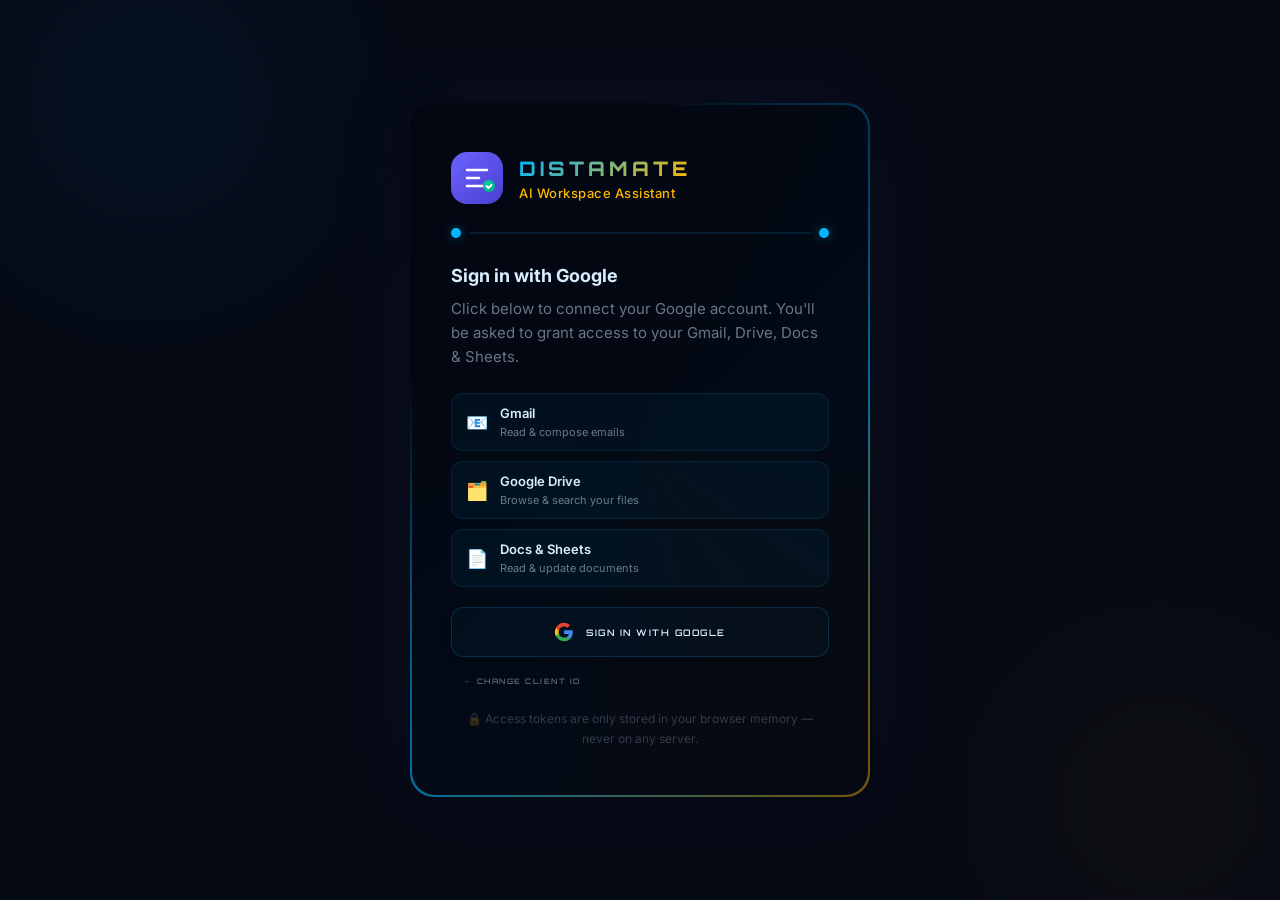
<file: index.html>
<!DOCTYPE html>
<html lang="en">
<head>
  <meta charset="UTF-8" />
  <meta name="viewport" content="width=device-width, initial-scale=1.0" />
  <title>DistaMate — AI Workspace Assistant</title>
  <meta name="description" content="DistaMate is your intelligent personal AI assistant for Gmail, Google Drive, Docs, and Sheets." />
  <meta name="theme-color" content="#0D0F1A" />

  <!-- Fonts -->
  <link rel="preconnect" href="https://fonts.googleapis.com" />
  <link rel="preconnect" href="https://fonts.gstatic.com" crossorigin />
  <link href="https://fonts.googleapis.com/css2?family=Orbitron:wght@400;500;600;700;800;900&family=Inter:wght@300;400;500;600;700;800&family=JetBrains+Mono:wght@400;500&display=swap" rel="stylesheet" />

  <!-- Google APIs — loaded BEFORE app scripts -->
  <script src="https://accounts.google.com/gsi/client" async></script>
  <script src="https://apis.google.com/js/api.js" async></script>

  <!-- Styles -->
  <link rel="stylesheet" href="styles/main.css" />
  <link rel="stylesheet" href="styles/components.css" />
  <link rel="stylesheet" href="styles/fx.css" />
</head>
<body>
  <!-- PARTICLE CANVAS -->
  <canvas id="bg-canvas" aria-hidden="true"></canvas>

  <!-- ═══════════════════════════════════════════════
       AUTH SCREEN
  ════════════════════════════════════════════════ -->
  <div id="auth-screen" class="auth-screen">
    <div class="auth-bg-orbs">
      <div class="orb orb-1"></div>
      <div class="orb orb-2"></div>
      <div class="orb orb-3"></div>
    </div>

    <div class="auth-card">
      <!-- Logo -->
      <div class="auth-logo">
        <svg width="52" height="52" viewBox="0 0 52 52" fill="none" xmlns="http://www.w3.org/2000/svg">
          <rect width="52" height="52" rx="16" fill="url(#lg1)"/>
          <path d="M16 18h20M16 26h12M16 34h16" stroke="white" stroke-width="2.5" stroke-linecap="round"/>
          <circle cx="38" cy="34" r="6" fill="url(#lg2)"/>
          <path d="M35.5 34l2 2 3-3" stroke="white" stroke-width="1.8" stroke-linecap="round" stroke-linejoin="round"/>
          <defs>
            <linearGradient id="lg1" x1="0" y1="0" x2="52" y2="52" gradientUnits="userSpaceOnUse">
              <stop stop-color="#6C63FF"/><stop offset="1" stop-color="#4A3FD0"/>
            </linearGradient>
            <linearGradient id="lg2" x1="32" y1="28" x2="44" y2="40" gradientUnits="userSpaceOnUse">
              <stop stop-color="#00D4AA"/><stop offset="1" stop-color="#00A885"/>
            </linearGradient>
          </defs>
        </svg>
        <div>
          <h1 class="auth-title">DistaMate</h1>
          <span class="auth-tagline">AI Workspace Assistant</span>
        </div>
      </div>

      <!-- Step indicator -->
      <div class="auth-steps" id="auth-steps">
        <div class="auth-step active" id="step-1-dot" title="Step 1: Client ID"></div>
        <div class="auth-step-line"></div>
        <div class="auth-step" id="step-2-dot" title="Step 2: Sign In"></div>
      </div>

      <!-- ── STEP 1: Client ID ── -->
      <div id="auth-step-1">
        <h2 class="auth-step-title">Connect Google Workspace</h2>
        <p class="auth-description">Enter your Google OAuth2 Client ID to connect your Gmail, Drive, Docs &amp; Sheets.</p>

        <div class="form-group" style="margin-bottom:16px">
          <label class="form-label">Google OAuth2 Client ID</label>
          <input
            id="client-id-field"
            class="form-input"
            type="text"
            placeholder="xxxxxxxxxxxx-xxxx.apps.googleusercontent.com"
            autocomplete="off"
            spellcheck="false"
          />
          <p class="form-hint" style="margin-top:8px">
            Get yours free at
            <a href="https://console.cloud.google.com/apis/credentials" target="_blank">Google Cloud Console</a>
            → OAuth 2.0 Client IDs.
            <span id="setup-toggle-link" style="color:var(--color-primary);cursor:pointer;text-decoration:underline"> Show setup guide ▸</span>
          </p>
        </div>

        <!-- Setup guide (collapsible) -->
        <div id="setup-guide" class="setup-guide hidden">
          <ol>
            <li>Go to <a href="https://console.cloud.google.com/" target="_blank">console.cloud.google.com</a> → select/create a project</li>
            <li><strong>APIs &amp; Services → Enable APIs</strong> → enable: Gmail API, Drive API, Docs API, Sheets API</li>
            <li><strong>Credentials → Create Credentials → OAuth 2.0 Client ID</strong></li>
            <li>Application type: <strong>Web application</strong></li>
            <li>Add <code id="current-origin"></code> to <strong>Authorized JavaScript Origins</strong></li>
            <li>Copy the <strong>Client ID</strong> and paste it above</li>
          </ol>
          <div class="setup-guide-note">⚠️ OAuth requires serving over HTTP(S), not <code>file://</code>. Use <code>npx serve .</code></div>
        </div>

        <button class="btn btn-primary w-full" id="step1-continue-btn" style="margin-top:8px">
          Continue →
        </button>

        <div class="auth-divider"><span>or</span></div>

        <button class="btn btn-ghost w-full" id="demo-mode-btn" style="border:1px solid var(--color-border)">
          🎭 Try Demo Mode (no setup needed)
        </button>
      </div>

      <!-- ── STEP 2: Google Sign-In ── -->
      <div id="auth-step-2" class="hidden">
        <h2 class="auth-step-title">Sign in with Google</h2>
        <p class="auth-description">Click below to connect your Google account. You'll be asked to grant access to your Gmail, Drive, Docs &amp; Sheets.</p>

        <div class="auth-scopes">
          <div class="auth-scope-item">
            <span class="scope-icon">📧</span>
            <div>
              <div class="scope-label">Gmail</div>
              <div class="scope-desc">Read &amp; compose emails</div>
            </div>
          </div>
          <div class="auth-scope-item">
            <span class="scope-icon">🗂️</span>
            <div>
              <div class="scope-label">Google Drive</div>
              <div class="scope-desc">Browse &amp; search your files</div>
            </div>
          </div>
          <div class="auth-scope-item">
            <span class="scope-icon">📄</span>
            <div>
              <div class="scope-label">Docs &amp; Sheets</div>
              <div class="scope-desc">Read &amp; update documents</div>
            </div>
          </div>
        </div>

        <button id="google-signin-btn" class="btn-google-signin" style="margin-top:20px">
          <svg width="20" height="20" viewBox="0 0 24 24">
            <path fill="#4285F4" d="M22.56 12.25c0-.78-.07-1.53-.2-2.25H12v4.26h5.92c-.26 1.37-1.04 2.53-2.21 3.31v2.77h3.57c2.08-1.92 3.28-4.74 3.28-8.09z"/>
            <path fill="#34A853" d="M12 23c2.97 0 5.46-.98 7.28-2.66l-3.57-2.77c-.98.66-2.23 1.06-3.71 1.06-2.86 0-5.29-1.93-6.16-4.53H2.18v2.84C3.99 20.53 7.7 23 12 23z"/>
            <path fill="#FBBC05" d="M5.84 14.09c-.22-.66-.35-1.36-.35-2.09s.13-1.43.35-2.09V7.07H2.18C1.43 8.55 1 10.22 1 12s.43 3.45 1.18 4.93l2.85-2.22.81-.62z"/>
            <path fill="#EA4335" d="M12 5.38c1.62 0 3.06.56 4.21 1.64l3.15-3.15C17.45 2.09 14.97 1 12 1 7.7 1 3.99 3.47 2.18 7.07l3.66 2.84c.87-2.6 3.3-4.53 6.16-4.53z"/>
          </svg>
          Sign in with Google
        </button>

        <button class="btn btn-ghost btn-sm" id="back-to-step1" style="margin-top:12px;width:100%">
          ← Change Client ID
        </button>

        <p class="auth-privacy" style="margin-top:16px">
          🔒 Access tokens are only stored in your browser memory — never on any server.
        </p>
      </div>

      <!-- ── Signing in state ── -->
      <div id="auth-signing-in" class="hidden" style="text-align:center;padding:20px 0">
        <div class="spinner" style="margin:0 auto 16px"></div>
        <p style="color:var(--color-text-muted);font-size:14px" id="auth-signing-msg">Signing in...</p>
      </div>

    </div>
  </div>

  <!-- ═══════════════════════════════════════════════
       MAIN APP
  ════════════════════════════════════════════════ -->
  <div id="app" class="app hidden">

    <!-- SIDEBAR -->
    <aside id="sidebar" class="sidebar">
      <div class="sidebar-header">
        <div class="sidebar-logo">
          <svg width="32" height="32" viewBox="0 0 52 52" fill="none">
            <rect width="52" height="52" rx="14" fill="url(#slg)"/>
            <path d="M16 18h20M16 26h12M16 34h16" stroke="white" stroke-width="2.5" stroke-linecap="round"/>
            <circle cx="38" cy="34" r="6" fill="#00D4AA"/>
            <path d="M35.5 34l2 2 3-3" stroke="white" stroke-width="1.8" stroke-linecap="round" stroke-linejoin="round"/>
            <defs><linearGradient id="slg" x1="0" y1="0" x2="52" y2="52" gradientUnits="userSpaceOnUse"><stop stop-color="#6C63FF"/><stop offset="1" stop-color="#4A3FD0"/></linearGradient></defs>
          </svg>
          <span class="sidebar-brand">DistaMate</span>
        </div>
        <button id="sidebar-toggle" class="sidebar-toggle" title="Toggle sidebar" aria-label="Toggle sidebar">
          <svg width="16" height="16" viewBox="0 0 24 24" fill="none" stroke="currentColor" stroke-width="2"><line x1="3" y1="6" x2="21" y2="6"/><line x1="3" y1="12" x2="21" y2="12"/><line x1="3" y1="18" x2="21" y2="18"/></svg>
        </button>
      </div>

      <div class="sidebar-user" id="sidebar-user">
        <div class="user-avatar" id="user-avatar">?</div>
        <div class="user-info">
          <div class="user-name" id="user-name">Loading...</div>
          <div class="user-email" id="user-email">...</div>
        </div>
      </div>

      <nav class="sidebar-nav">
        <div class="nav-section-label">Workspace</div>
        <a href="#" class="nav-item active" data-panel="dashboard">
          <svg class="nav-icon" viewBox="0 0 24 24" fill="none" stroke="currentColor" stroke-width="2"><rect x="3" y="3" width="7" height="7" rx="1"/><rect x="14" y="3" width="7" height="7" rx="1"/><rect x="3" y="14" width="7" height="7" rx="1"/><rect x="14" y="14" width="7" height="7" rx="1"/></svg>
          <span>Dashboard</span>
          <span class="nav-badge" id="badge-dashboard"></span>
        </a>
        <a href="#" class="nav-item" data-panel="email">
          <svg class="nav-icon" viewBox="0 0 24 24" fill="none" stroke="currentColor" stroke-width="2"><path d="M4 4h16c1.1 0 2 .9 2 2v12c0 1.1-.9 2-2 2H4c-1.1 0-2-.9-2-2V6c0-1.1.9-2 2-2z"/><polyline points="22,6 12,13 2,6"/></svg>
          <span>Email</span>
          <span class="nav-badge" id="badge-email"></span>
        </a>
        <a href="#" class="nav-item" data-panel="drive">
          <svg class="nav-icon" viewBox="0 0 24 24" fill="none" stroke="currentColor" stroke-width="2"><path d="M22 19a2 2 0 0 1-2 2H4a2 2 0 0 1-2-2V5a2 2 0 0 1 2-2h5l2 3h9a2 2 0 0 1 2 2z"/></svg>
          <span>Drive</span>
        </a>
        <a href="#" class="nav-item" data-panel="docs">
          <svg class="nav-icon" viewBox="0 0 24 24" fill="none" stroke="currentColor" stroke-width="2"><path d="M14 2H6a2 2 0 0 0-2 2v16a2 2 0 0 0 2 2h12a2 2 0 0 0 2-2V8z"/><polyline points="14 2 14 8 20 8"/><line x1="16" y1="13" x2="8" y2="13"/><line x1="16" y1="17" x2="8" y2="17"/></svg>
          <span>Documents</span>
        </a>
        <a href="#" class="nav-item" data-panel="sheets">
          <svg class="nav-icon" viewBox="0 0 24 24" fill="none" stroke="currentColor" stroke-width="2"><rect x="3" y="3" width="18" height="18" rx="2"/><line x1="3" y1="9" x2="21" y2="9"/><line x1="3" y1="15" x2="21" y2="15"/><line x1="9" y1="3" x2="9" y2="21"/><line x1="15" y1="3" x2="15" y2="21"/></svg>
          <span>Sheets</span>
        </a>
        <div class="nav-section-label" style="margin-top:8px">Tools</div>
        <a href="#" class="nav-item" data-panel="settings">
          <svg class="nav-icon" viewBox="0 0 24 24" fill="none" stroke="currentColor" stroke-width="2"><circle cx="12" cy="12" r="3"/><path d="M19.4 15a1.65 1.65 0 0 0 .33 1.82l.06.06a2 2 0 0 1-2.83 2.83l-.06-.06a1.65 1.65 0 0 0-1.82-.33 1.65 1.65 0 0 0-1 1.51V21a2 2 0 0 1-4 0v-.09A1.65 1.65 0 0 0 9 19.4a1.65 1.65 0 0 0-1.82.33l-.06.06a2 2 0 0 1-2.83-2.83l.06-.06A1.65 1.65 0 0 0 4.68 15a1.65 1.65 0 0 0-1.51-1H3a2 2 0 0 1 0-4h.09A1.65 1.65 0 0 0 4.6 9a1.65 1.65 0 0 0-.33-1.82l-.06-.06a2 2 0 0 1 2.83-2.83l.06.06A1.65 1.65 0 0 0 9 4.68a1.65 1.65 0 0 0 1-1.51V3a2 2 0 0 1 4 0v.09a1.65 1.65 0 0 0 1 1.51 1.65 1.65 0 0 0 1.82-.33l.06-.06a2 2 0 0 1 2.83 2.83l-.06.06A1.65 1.65 0 0 0 19.4 9a1.65 1.65 0 0 0 1.51 1H21a2 2 0 0 1 0 4h-.09a1.65 1.65 0 0 0-1.51 1z"/></svg>
          <span>Settings</span>
        </a>
      </nav>

      <div class="sidebar-footer">
        <button class="btn-signout" id="signout-btn">
          <svg width="16" height="16" viewBox="0 0 24 24" fill="none" stroke="currentColor" stroke-width="2"><path d="M9 21H5a2 2 0 0 1-2-2V5a2 2 0 0 1 2-2h4"/><polyline points="16 17 21 12 16 7"/><line x1="21" y1="12" x2="9" y2="12"/></svg>
          Sign Out
        </button>
      </div>
    </aside>

    <!-- MAIN CONTENT -->
    <main id="main-content" class="main-content">
      <header class="topbar">
        <div class="topbar-left">
          <button id="mobile-menu-btn" class="mobile-menu-btn" aria-label="Open menu">
            <svg width="20" height="20" viewBox="0 0 24 24" fill="none" stroke="currentColor" stroke-width="2"><line x1="3" y1="6" x2="21" y2="6"/><line x1="3" y1="12" x2="21" y2="12"/><line x1="3" y1="18" x2="21" y2="18"/></svg>
          </button>
          <h2 class="topbar-title" id="topbar-title">Dashboard</h2>
          <!-- Live / Demo indicator -->
          <span id="mode-badge" class="mode-badge hidden"></span>
        </div>
        <div class="topbar-right">
          <button class="topbar-btn dista-mode-btn" id="dista-mode-btn" title="Enter DISTA Mode (JARVIS Interface)">
            <svg width="18" height="18" viewBox="0 0 24 24" fill="none" stroke="currentColor" stroke-width="2">
              <polygon points="12 2 15.09 8.26 22 9.27 17 14.14 18.18 21.02 12 17.77 5.82 21.02 7 14.14 2 9.27 8.91 8.26 12 2"/>
            </svg>
            <span class="dista-mode-badge">DISTA MODE</span>
          </button>
          <button class="topbar-btn" id="refresh-btn" title="Refresh data">
            <svg width="18" height="18" viewBox="0 0 24 24" fill="none" stroke="currentColor" stroke-width="2"><path d="M23 4v6h-6"/><path d="M1 20v-6h6"/><path d="M3.51 9a9 9 0 0 1 14.85-3.36L23 10M1 14l4.64 4.36A9 9 0 0 0 20.49 15"/></svg>
          </button>
          <button class="topbar-btn voice-btn" id="voice-btn" title="Voice Command (Space)" data-state="idle">
            <svg id="voice-btn-icon" width="18" height="18" viewBox="0 0 24 24" fill="none" stroke="currentColor" stroke-width="2">
              <path d="M12 1a3 3 0 0 0-3 3v8a3 3 0 0 0 6 0V4a3 3 0 0 0-3-3z"/>
              <path d="M19 10v2a7 7 0 0 1-14 0v-2"/>
              <line x1="12" y1="19" x2="12" y2="23"/>
              <line x1="8" y1="23" x2="16" y2="23"/>
            </svg>
            <span class="voice-btn-ring"></span>
          </button>
          <button class="topbar-btn chat-toggle-btn" id="chat-toggle-btn" title="Toggle AI Chat">
            <svg width="18" height="18" viewBox="0 0 24 24" fill="none" stroke="currentColor" stroke-width="2"><path d="M21 15a2 2 0 0 1-2 2H7l-4 4V5a2 2 0 0 1 2-2h14a2 2 0 0 1 2 2z"/></svg>
            <span class="chat-badge">AI</span>
          </button>
        </div>
      </header>

      <div class="panels-container">
        <section id="panel-dashboard" class="panel active"><div class="panel-content" id="dashboard-content"><div class="loading-state"><div class="spinner"></div><p>Loading workspace...</p></div></div></section>
        <section id="panel-email"     class="panel"><div class="panel-content" id="email-content"><div class="loading-state"><div class="spinner"></div><p>Loading emails...</p></div></div></section>
        <section id="panel-drive"     class="panel"><div class="panel-content" id="drive-content"><div class="loading-state"><div class="spinner"></div><p>Loading Drive...</p></div></div></section>
        <section id="panel-docs"      class="panel"><div class="panel-content" id="docs-content"><div class="loading-state"><div class="spinner"></div><p>Loading documents...</p></div></div></section>
        <section id="panel-sheets"    class="panel"><div class="panel-content" id="sheets-content"><div class="loading-state"><div class="spinner"></div><p>Loading sheets...</p></div></div></section>
        <section id="panel-settings"  class="panel"><div class="panel-content" id="settings-content"></div></section>
      </div>
    </main>

    <!-- AI CHAT PANEL -->
    <aside id="chat-panel" class="chat-panel hidden">
      <div class="chat-header">
        <div class="chat-header-info">
          <div class="chat-ai-avatar">
            <svg width="18" height="18" viewBox="0 0 24 24" fill="none" stroke="currentColor" stroke-width="2"><circle cx="12" cy="12" r="3"/><path d="M12 1v4M12 19v4M4.22 4.22l2.83 2.83M16.95 16.95l2.83 2.83M1 12h4M19 12h4M4.22 19.78l2.83-2.83M16.95 7.05l2.83-2.83"/></svg>
          </div>
          <div>
            <div class="chat-title">DistaMate AI</div>
            <div class="chat-subtitle" id="chat-status">Ready</div>
          </div>
        </div>
        <button class="chat-close-btn" id="chat-close-btn">
          <svg width="16" height="16" viewBox="0 0 24 24" fill="none" stroke="currentColor" stroke-width="2"><line x1="18" y1="6" x2="6" y2="18"/><line x1="6" y1="6" x2="18" y2="18"/></svg>
        </button>
      </div>
      <div class="chat-messages" id="chat-messages">
        <div class="chat-message ai">
          <div class="msg-avatar ai-avatar-sm">DM</div>
          <div class="msg-content">
            <p>👋 Hi! I'm DistaMate. I can help you:</p>
            <ul>
              <li>📧 Summarize &amp; draft email replies</li>
              <li>📄 Extract insights from documents</li>
              <li>📊 Analyze spreadsheet data</li>
              <li>🗂️ Search your Drive files</li>
            </ul>
            <p>What would you like to do?</p>
          </div>
        </div>
      </div>
      <div class="chat-suggestions" id="chat-suggestions">
        <button class="suggestion-chip" onclick="window.chat?.sendSuggestion('Summarize my last 5 emails')">Summarize emails</button>
        <button class="suggestion-chip" onclick="window.chat?.sendSuggestion('What files did I modify recently?')">Recent files</button>
        <button class="suggestion-chip" onclick="window.chat?.sendSuggestion('Help me draft a professional email')">Draft email</button>
      </div>
      <div class="chat-input-area">
        <textarea id="chat-input" class="chat-input" placeholder="Ask anything about your workspace..." rows="1"></textarea>
        <button id="chat-send-btn" class="chat-send-btn">
          <svg width="18" height="18" viewBox="0 0 24 24" fill="none" stroke="currentColor" stroke-width="2"><line x1="22" y1="2" x2="11" y2="13"/><polygon points="22 2 15 22 11 13 2 9 22 2"/></svg>
        </button>
      </div>
    </aside>

  </div><!-- /app -->

  <!-- MODAL OVERLAY -->
  <div id="modal-overlay" class="modal-overlay hidden" role="dialog" aria-modal="true">
    <div class="modal" id="modal-container">
      <div class="modal-header">
        <h3 class="modal-title" id="modal-title">Confirm</h3>
        <button class="modal-close" id="modal-close-btn">
          <svg width="16" height="16" viewBox="0 0 24 24" fill="none" stroke="currentColor" stroke-width="2"><line x1="18" y1="6" x2="6" y2="18"/><line x1="6" y1="6" x2="18" y2="18"/></svg>
        </button>
      </div>
      <div class="modal-body" id="modal-body"></div>
      <div class="modal-footer" id="modal-footer"></div>
    </div>
  </div>

  <!-- TOAST -->
  <div id="toast-container" class="toast-container" role="status" aria-live="polite"></div>

  <!-- JARVIS VOICE OVERLAY -->
  <div id="voice-overlay" class="voice-overlay hidden" role="dialog" aria-label="Voice command active">
    <div class="voice-orb-container">

      <!-- Orb rings -->
      <div id="voice-orb" class="voice-orb" data-state="idle">
        <div class="orb-ring orb-ring-1"></div>
        <div class="orb-ring orb-ring-2"></div>
        <div class="orb-ring orb-ring-3"></div>
        <div class="orb-core">
          <svg width="36" height="36" viewBox="0 0 24 24" fill="none" stroke="currentColor" stroke-width="1.5">
            <path d="M12 1a3 3 0 0 0-3 3v8a3 3 0 0 0 6 0V4a3 3 0 0 0-3-3z"/>
            <path d="M19 10v2a7 7 0 0 1-14 0v-2"/>
          </svg>
        </div>
      </div>

      <!-- State label -->
      <div id="voice-orb-state" class="voice-orb-state">Listening...</div>

      <!-- Waveform bars -->
      <div class="voice-waveform">
        <div class="voice-bar"></div><div class="voice-bar"></div><div class="voice-bar"></div>
        <div class="voice-bar"></div><div class="voice-bar"></div><div class="voice-bar"></div>
        <div class="voice-bar"></div><div class="voice-bar"></div><div class="voice-bar"></div>
        <div class="voice-bar"></div><div class="voice-bar"></div><div class="voice-bar"></div>
        <div class="voice-bar"></div><div class="voice-bar"></div><div class="voice-bar"></div>
        <div class="voice-bar"></div>
      </div>

      <!-- Live transcript -->
      <div id="voice-transcript" class="voice-transcript" data-final=""></div>

      <!-- Hint -->
      <div class="voice-hint">Hold <kbd>Space</kbd> or click the mic to speak</div>

      <!-- Cancel -->
      <button id="voice-cancel-btn" class="voice-cancel-btn">✕ Cancel</button>

    </div>
  </div>

  <!-- ═══════════════════════════════════════════════
       DISTA MODE — FULL-SCREEN JARVIS CONVERSATIONAL HUD
  ════════════════════════════════════════════════ -->
  <div id="dista-mode" class="dista-mode hidden" aria-modal="true" role="dialog">

    <!-- Top Status Bar -->
    <div class="dm-header">
      <div class="dm-header-left">
        <div class="dm-pulse-dot"></div>
        <span class="dm-title">DISTA OS // CONVERSATIONAL INTERFACE</span>
        <span class="dm-sub">DISTAAIEMPLOYEE V3.0</span>
      </div>
      <div class="dm-header-center">
        <div class="dm-clock" id="dm-clock">--:--:--</div>
      </div>
      <div class="dm-header-right">
        <span class="dm-tag">GEMINI 2.0 FLASH</span>
        <button class="dm-close-btn" id="dm-close-btn" title="Exit DISTA Mode (Esc)">
          ✕ EXIT
        </button>
      </div>
    </div>

    <!-- Main Grid Layout -->
    <div class="dm-body">

      <!-- LEFT: Telemetry & Live Data Stream -->
      <div class="dm-col-left">
        <div class="dm-card dm-card-telemetry">
          <div class="dm-card-hdr">SYSTEM METRICS</div>
          <div class="dm-metric">
            <div class="dm-metric-lbl"><span>AI NEURAL ENGINE</span><span id="dm-ai-pct">72%</span></div>
            <div class="dm-bar"><div class="dm-fill" id="dm-ai-fill" style="width:72%"></div></div>
          </div>
          <div class="dm-metric">
            <div class="dm-metric-lbl"><span>CPU CORE STREAM</span><span id="dm-cpu-pct">55%</span></div>
            <div class="dm-bar"><div class="dm-fill" id="dm-cpu-fill" style="width:55%"></div></div>
          </div>
          <div class="dm-metric">
            <div class="dm-metric-lbl"><span>CONTEXT BUFFER</span><span id="dm-mem-pct">42%</span></div>
            <div class="dm-bar"><div class="dm-fill" id="dm-mem-fill" style="width:42%"></div></div>
          </div>
          <div class="dm-metric">
            <div class="dm-metric-lbl"><span>WORKSPACE LATENCY</span><span id="dm-net-pct">60%</span></div>
            <div class="dm-bar"><div class="dm-fill" id="dm-net-fill" style="width:60%"></div></div>
          </div>
        </div>

        <div class="dm-card dm-card-stream">
          <div class="dm-card-hdr">LIVE LOG FEED</div>
          <div class="dm-stream" id="dm-stream"></div>
        </div>
      </div>

      <!-- CENTER: 3D Holographic Arc Reactor Orb & Quick Directives -->
      <div class="dm-col-center">

        <!-- 3D Robotic Arc Reactor Core -->
        <div class="dm-orb-container">
          <div class="dm-orb-rings">
            <div class="dm-ring dm-ring-1"></div>
            <div class="dm-ring dm-ring-2"></div>
            <div class="dm-ring dm-ring-3"></div>
            <div class="dm-ring dm-ring-4"></div>
          </div>
          <div class="dm-orb" id="dm-orb" data-state="idle">
            <div class="dm-orb-inner">
              <svg width="44" height="44" viewBox="0 0 24 24" fill="none" stroke="currentColor" stroke-width="1.2">
                <polygon points="12 2 15.09 8.26 22 9.27 17 14.14 18.18 21.02 12 17.77 5.82 21.02 7 14.14 2 9.27 8.91 8.26 12 2"/>
              </svg>
            </div>
          </div>
          <div class="dm-orb-label" id="dm-orb-label">STANDBY</div>
        </div>

        <!-- Quick Directive Chips -->
        <div class="dm-quick-cmds">
          <button class="dm-quick-btn" data-cmd="Summarize my recent unread emails and outline required actions.">
            <span>📧 Summarize Inbox</span>
          </button>
          <button class="dm-quick-btn" data-cmd="Search my Google Drive for recent files and give me an overview.">
            <span>🗂️ Search Drive</span>
          </button>
          <button class="dm-quick-btn" data-cmd="What tasks or messages need my immediate attention today?">
            <span>⚡ Daily Briefing</span>
          </button>
          <button class="dm-quick-btn" data-cmd="Draft a quick professional email reply for my latest message.">
            <span>✍️ Draft Reply</span>
          </button>
        </div>

      </div>

      <!-- RIGHT: Terminal Chat Interface -->
      <div class="dm-col-right">
        <div class="dm-chat-panel">
          <div class="dm-chat-hdr">
            <span>CONVERSATION STREAM</span>
            <span class="dm-live-badge">● LIVE</span>
          </div>
          <div class="dm-chat-body" id="dm-chat"></div>

          <!-- Command Input Bar -->
          <div class="dm-input-bar">
            <button class="dm-mic-btn" id="dm-mic-btn" title="Speak to DISTA">
              <svg width="16" height="16" viewBox="0 0 24 24" fill="none" stroke="currentColor" stroke-width="2">
                <path d="M12 1a3 3 0 0 0-3 3v8a3 3 0 0 0 6 0V4a3 3 0 0 0-3-3z"/>
                <path d="M19 10v2a7 7 0 0 1-14 0v-2"/>
                <line x1="12" y1="19" x2="12" y2="23"/>
              </svg>
            </button>
            <input
              type="text"
              class="dm-input"
              id="dm-input"
              placeholder="Speak or type a command for DISTA..."
              autocomplete="off"
              spellcheck="false"
            />
            <button class="dm-send-btn" id="dm-send-btn">
              <span>TRANSMIT</span>
              <svg width="14" height="14" viewBox="0 0 24 24" fill="none" stroke="currentColor" stroke-width="2">
                <line x1="22" y1="2" x2="11" y2="13"/>
                <polygon points="22 2 15 22 11 13 2 9 22 2"/>
              </svg>
            </button>
          </div>
        </div>
      </div>

    </div>

    <!-- Bottom Status Line -->
    <div class="dm-footer">
      <span id="dm-footer-status">◉ SYSTEM ACTIVE // DISTA CONVERSATIONAL INTERFACE READY</span>
      <span>PRESS ESC TO RETURN TO WORKSPACE</span>
    </div>

  </div>

  <!-- MOBILE BOTTOM NAV -->
  <nav class="mobile-bottom-nav" id="mobile-bottom-nav">
    <a class="mbn-item active" data-panel="dashboard">
      <svg viewBox="0 0 24 24" fill="none" stroke="currentColor" stroke-width="2"><rect x="3" y="3" width="7" height="7" rx="1"/><rect x="14" y="3" width="7" height="7" rx="1"/><rect x="3" y="14" width="7" height="7" rx="1"/><rect x="14" y="14" width="7" height="7" rx="1"/></svg>
      <span>Home</span>
    </a>
    <a class="mbn-item" data-panel="email">
      <svg viewBox="0 0 24 24" fill="none" stroke="currentColor" stroke-width="2"><path d="M4 4h16c1.1 0 2 .9 2 2v12c0 1.1-.9 2-2 2H4c-1.1 0-2-.9-2-2V6c0-1.1.9-2 2-2z"/><polyline points="22,6 12,13 2,6"/></svg>
      <span>Email</span>
    </a>
    <a class="mbn-item mbn-voice" id="mobile-voice-btn">
      <svg viewBox="0 0 24 24" fill="none" stroke="currentColor" stroke-width="2"><path d="M12 1a3 3 0 0 0-3 3v8a3 3 0 0 0 6 0V4a3 3 0 0 0-3-3z"/><path d="M19 10v2a7 7 0 0 1-14 0v-2"/><line x1="12" y1="19" x2="12" y2="23"/></svg>
      <span>Voice</span>
    </a>
    <a class="mbn-item" data-panel="drive">
      <svg viewBox="0 0 24 24" fill="none" stroke="currentColor" stroke-width="2"><path d="M22 19a2 2 0 0 1-2 2H4a2 2 0 0 1-2-2V5a2 2 0 0 1 2-2h5l2 3h9a2 2 0 0 1 2 2z"/></svg>
      <span>Drive</span>
    </a>
    <a class="mbn-item" data-panel="settings">
      <svg viewBox="0 0 24 24" fill="none" stroke="currentColor" stroke-width="2"><circle cx="12" cy="12" r="3"/><path d="M19.4 15a1.65 1.65 0 0 0 .33 1.82l.06.06a2 2 0 0 1-2.83 2.83l-.06-.06a1.65 1.65 0 0 0-1.82-.33 1.65 1.65 0 0 0-1 1.51V21a2 2 0 0 1-4 0v-.09A1.65 1.65 0 0 0 9 19.4a1.65 1.65 0 0 0-1.82.33l-.06.06a2 2 0 0 1-2.83-2.83l.06-.06A1.65 1.65 0 0 0 4.68 15a1.65 1.65 0 0 0-1.51-1H3a2 2 0 0 1 0-4h.09A1.65 1.65 0 0 0 4.6 9a1.65 1.65 0 0 0-.33-1.82l-.06-.06a2 2 0 0 1 2.83-2.83l.06.06A1.65 1.65 0 0 0 9 4.68a1.65 1.65 0 0 0 1-1.51V3a2 2 0 0 1 4 0v.09a1.65 1.65 0 0 0 1 1.51 1.65 1.65 0 0 0 1.82-.33l.06-.06a2 2 0 0 1 2.83 2.83l-.06.06A1.65 1.65 0 0 0 19.4 9a1.65 1.65 0 0 0 1.51 1H21a2 2 0 0 1 0 4h-.09a1.65 1.65 0 0 0-1.51 1z"/></svg>
      <span>More</span>
    </a>
  </nav>

  <!-- APP -->
  <script type="module" src="js/app.js"></script>
</body>
</html>
</file>
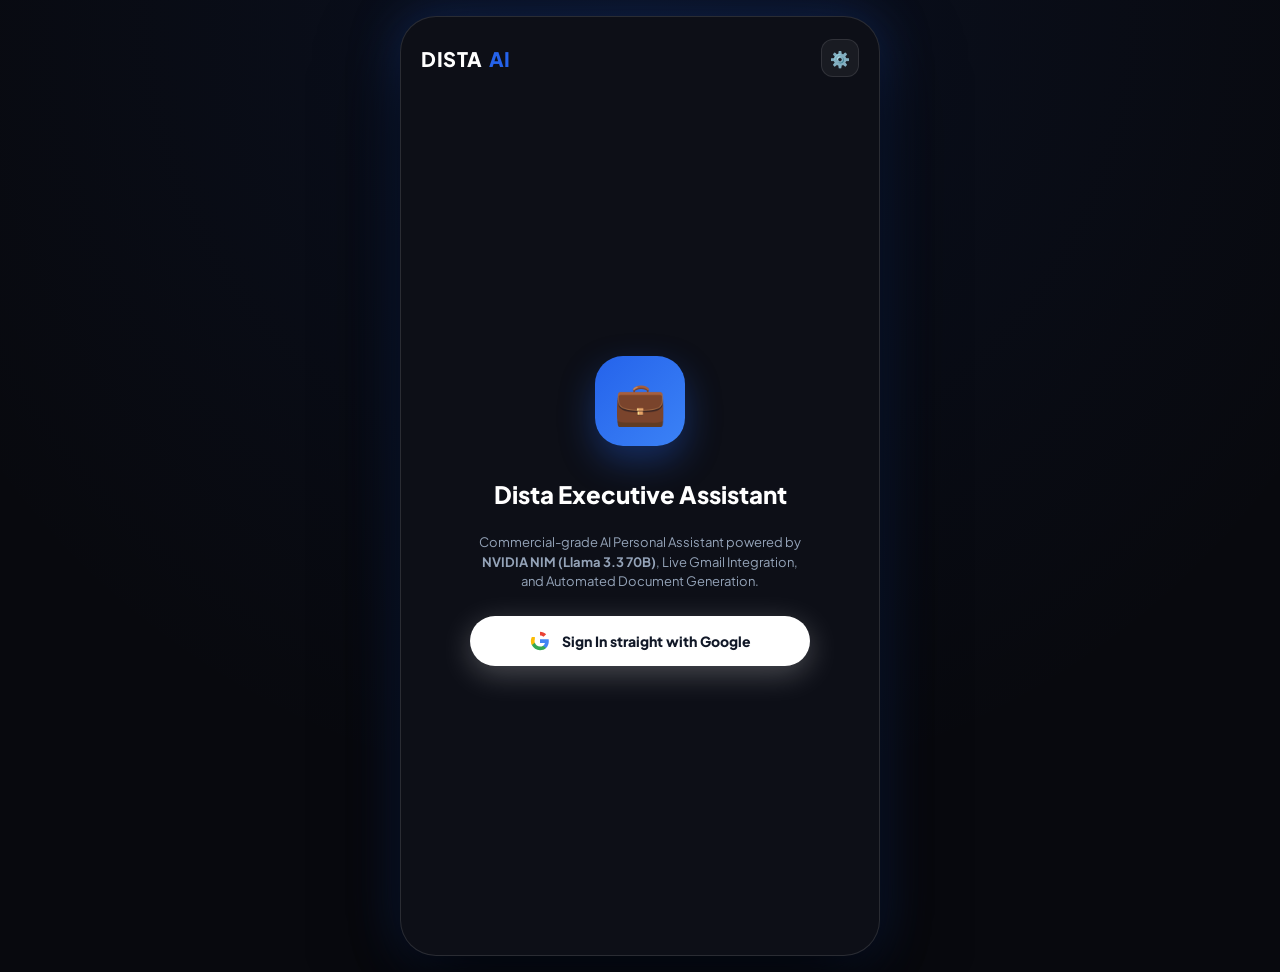
<file: public/index.html>
<!DOCTYPE html>
<html lang="en">
<head>
  <meta charset="UTF-8" />
  <meta name="viewport" content="width=device-width, initial-scale=1.0" />
  <title>DISTA AI — Enterprise Workspace Assistant</title>
  <!-- Official Google Identity Services SDK -->
  <script src="https://accounts.google.com/gsi/client" async defer></script>
  <!-- Google Fonts -->
  <link rel="preconnect" href="https://fonts.googleapis.com">
  <link rel="preconnect" href="https://fonts.gstatic.com" crossorigin>
  <link href="https://fonts.googleapis.com/css2?family=Plus+Jakarta+Sans:wght@400;500;600;700;800&family=JetBrains+Mono:wght@400;600&display=swap" rel="stylesheet">
  
  <style>
    :root {
      --bg-dark: #08090E;
      --card-bg: rgba(18, 21, 31, 0.85);
      --card-border: rgba(255, 255, 255, 0.1);
      --accent: #2563EB; /* Enterprise Executive Royal Blue */
      --accent-glow: rgba(37, 99, 235, 0.35);
      --text-main: #F8FAFC;
      --text-muted: #94A3B8;
      --cyan-accent: #0284C7;
      --emerald-accent: #10B981;
      --amber-accent: #F59E0B;
    }

    /* Theme Customizer Colors */
    body.theme-orange { --accent: #EA580C; --accent-glow: rgba(234, 88, 12, 0.35); }
    body.theme-emerald { --accent: #10B981; --accent-glow: rgba(16, 185, 129, 0.35); }
    body.theme-cyan { --accent: #0284C7; --accent-glow: rgba(2, 132, 199, 0.35); }
    body.theme-purple { --accent: #9333EA; --accent-glow: rgba(147, 51, 234, 0.35); }

    * { box-sizing: border-box; margin: 0; padding: 0; font-family: 'Plus Jakarta Sans', -apple-system, sans-serif; }
    body { background-color: var(--bg-dark); color: var(--text-main); display: flex; justify-content: center; align-items: center; min-height: 100vh; padding: 16px; background-image: radial-gradient(circle at 50% 0%, rgba(37, 99, 235, 0.08), transparent 70%); }
    
    /* Phone Shell Container */
    .app-card {
      width: 100%;
      max-width: 480px;
      height: 940px;
      background: #0D0F17;
      border: 1px solid rgba(255, 255, 255, 0.12);
      border-radius: 36px;
      box-shadow: 0 30px 80px rgba(0,0,0,0.9), 0 0 50px var(--accent-glow);
      display: flex;
      flex-direction: column;
      padding: 22px 20px;
      position: relative;
      overflow: hidden;
    }

    /* Header Bar */
    .top-header { display: flex; justify-content: space-between; align-items: center; margin-bottom: 12px; }
    .brand-logo { font-size: 20px; font-weight: 800; letter-spacing: 0.5px; color: #FFF; display: flex; align-items: center; gap: 6px; }
    .brand-logo span { color: var(--accent); }
    .header-actions { display: flex; gap: 8px; }
    .icon-btn {
      width: 38px; height: 38px; border-radius: 12px; background: rgba(255,255,255,0.05);
      border: 1px solid var(--card-border); color: var(--text-muted); display: flex; align-items: center; justify-content: center;
      font-size: 16px; cursor: pointer; transition: all 0.2s ease;
    }
    .icon-btn:hover { border-color: var(--accent); color: #FFF; background: rgba(255,255,255,0.1); transform: scale(1.05); }

    /* ── UNAUTHENTICATED LANDING SCREEN ────────────────────── */
    .auth-view {
      flex: 1; display: flex; flex-direction: column; align-items: center; justify-content: center;
      text-align: center; gap: 24px; padding: 20px;
    }
    .auth-hero-icon {
      width: 90px; height: 90px; border-radius: 28px; background: linear-gradient(135deg, var(--accent), #3B82F6);
      display: flex; align-items: center; justify-content: center; font-size: 42px;
      box-shadow: 0 15px 35px var(--accent-glow); margin-bottom: 10px; animation: pulseHero 3s infinite alternate;
    }
    @keyframes pulseHero { from { transform: scale(0.98); } to { transform: scale(1.04); } }
    
    .auth-title { font-size: 24px; font-weight: 800; color: #FFF; line-height: 1.2; }
    .auth-desc { font-size: 13px; color: var(--text-muted); line-height: 1.5; max-width: 330px; }

    .btn-google-large {
      background: #FFFFFF; color: #111827; border-radius: 28px; padding: 15px 28px;
      display: flex; align-items: center; justify-content: center; gap: 12px;
      font-size: 14px; font-weight: 800; cursor: pointer; width: 100%; max-width: 340px;
      box-shadow: 0 8px 30px rgba(255,255,255,0.25); border: none; transition: all 0.25s ease;
    }
    .btn-google-large:hover { transform: translateY(-3px); box-shadow: 0 12px 40px rgba(255,255,255,0.4); }

    /* ── LOGGED IN EXECUTIVE DASHBOARD ──────────────────────── */
    .dashboard-view { flex: 1; display: flex; flex-direction: column; gap: 12px; overflow: hidden; }

    /* Profile Bar */
    .profile-card {
      background: var(--card-bg); backdrop-filter: blur(16px); border: 1px solid var(--card-border);
      border-radius: 20px; padding: 12px 16px; display: flex; justify-content: space-between; align-items: center;
    }
    .profile-user { display: flex; align-items: center; gap: 12px; }
    .profile-avatar {
      width: 38px; height: 38px; border-radius: 12px; background: linear-gradient(135deg, var(--accent), #3B82F6);
      color: #FFF; font-weight: 800; font-size: 14px; display: flex; align-items: center; justify-content: center;
      box-shadow: 0 0 15px var(--accent-glow);
    }
    .profile-name { font-size: 13.5px; font-weight: 800; color: #FFF; }
    .profile-email { font-size: 11px; color: var(--text-muted); }
    .btn-logout { background: rgba(239,68,68,0.1); border: 1px solid rgba(239,68,68,0.3); color: #EF4444; border-radius: 10px; padding: 6px 12px; font-size: 10.5px; font-weight: 800; cursor: pointer; }
    .btn-logout:hover { background: #EF4444; color: #FFF; }

    /* Navigation Bar */
    .nav-bar { display: flex; background: var(--card-bg); border: 1px solid var(--card-border); border-radius: 16px; padding: 4px; gap: 4px; }
    .nav-btn {
      flex: 1; text-align: center; padding: 8px 0; border-radius: 12px; font-size: 11.5px; font-weight: 700;
      color: var(--text-muted); cursor: pointer; transition: all 0.2s ease;
    }
    .nav-btn.active { background: var(--accent); color: #FFF; box-shadow: 0 4px 15px var(--accent-glow); }

    /* Content View Panels */
    .content-area { flex: 1; overflow-y: auto; display: flex; flex-direction: column; gap: 10px; padding-right: 2px; }

    /* Gmail & Inbox Cards */
    .email-item-card {
      background: var(--card-bg); backdrop-filter: blur(12px); border: 1px solid var(--card-border);
      border-radius: 18px; padding: 14px; display: flex; flex-direction: column; gap: 8px; cursor: pointer; transition: all 0.25s ease;
    }
    .email-item-card:hover { border-color: var(--accent); transform: translateY(-2px); background: rgba(26, 31, 46, 0.85); }
    .email-head { display: flex; justify-content: space-between; align-items: center; }
    .email-author { font-size: 13px; font-weight: 700; color: #FFF; display: flex; align-items: center; gap: 8px; }
    .mini-badge { width: 22px; height: 22px; border-radius: 50%; background: var(--accent); color: #FFF; display: flex; align-items: center; justify-content: center; font-size: 10px; font-weight: 800; }
    .email-date { font-size: 10.5px; color: var(--text-muted); }
    .email-subj { font-size: 12.5px; font-weight: 700; color: var(--accent); }
    .email-snippet { font-size: 11.5px; color: #CBD5E1; line-height: 1.4; display: -webkit-box; -webkit-line-clamp: 2; -webkit-box-orient: vertical; overflow: hidden; }

    .email-actions-strip { display: flex; gap: 6px; margin-top: 4px; }
    .btn-action-mini {
      flex: 1; background: rgba(37, 99, 235, 0.1); border: 1px solid rgba(37, 99, 235, 0.3);
      border-radius: 8px; padding: 6px; font-size: 10.5px; font-weight: 700; color: var(--text-main);
      text-align: center; cursor: pointer; transition: all 0.2s;
    }
    .btn-action-mini:hover { background: var(--accent); color: #FFF; }

    /* Dista AI Assistant Avatar Box */
    .assistant-box { display: flex; flex-direction: column; align-items: center; text-align: center; gap: 8px; padding: 8px 0; }
    .avatar-ring {
      width: 90px; height: 90px; border-radius: 50%; border: 3px solid var(--accent);
      box-shadow: 0 0 25px var(--accent-glow); display: flex; align-items: center; justify-content: center; transition: all 0.3s;
    }
    .avatar-ring.speaking { border-color: var(--amber-accent); box-shadow: 0 0 30px rgba(245, 158, 11, 0.6); }
    .pixel-face {
      width: 60px; height: 60px; background: radial-gradient(circle at 35% 35%, #E2E8F0, #94A3B8);
      clip-path: polygon(25% 0%, 75% 0%, 100% 25%, 100% 75%, 75% 100%, 25% 100%, 0% 75%, 0% 25%);
      display: flex; flex-direction: column; align-items: center; justify-content: center;
    }
    .pixel-eyes { display: flex; gap: 14px; margin-top: -6px; }
    .pixel-eye { width: 8px; height: 8px; background: var(--accent); border-radius: 2px; }
    .pixel-mouth { width: 14px; height: 3px; background: #1E293B; margin-top: 8px; }

    .greeting-bubble { font-size: 12px; font-weight: 600; color: var(--text-main); line-height: 1.4; max-width: 340px; }

    .chat-container { flex: 1; overflow-y: auto; display: flex; flex-direction: column; gap: 10px; }
    .chat-bubble { padding: 12px 16px; border-radius: 16px; font-size: 12.5px; max-width: 90%; line-height: 1.5; white-space: pre-wrap; word-break: break-word; }
    .chat-user { background: var(--accent); color: #FFF; align-self: flex-end; }
    .chat-ai { background: var(--card-bg); border: 1px solid var(--card-border); color: var(--text-main); align-self: flex-start; }

    /* Modal Component System with SCROLLABLE Settings & Reader Sheets */
    .modal-overlay {
      position: absolute; inset: 0; background: rgba(8, 9, 14, 0.96); backdrop-filter: blur(16px);
      display: flex; flex-direction: column; justify-content: center; padding: 20px; z-index: 200;
    }
    
    /* Crucial Scroll Fix: max-height: 85vh with overflow-y: auto */
    .modal-sheet {
      background: #11141F; border: 1px solid var(--accent); border-radius: 24px; padding: 20px;
      max-height: 85vh; overflow-y: auto; -webkit-overflow-scrolling: touch;
      display: flex; flex-direction: column; gap: 12px;
    }
    .modal-head { display: flex; justify-content: space-between; align-items: center; margin-bottom: 4px; }
    .modal-h1 { font-size: 16px; font-weight: 800; color: var(--accent); }
    .modal-close { font-size: 18px; cursor: pointer; color: var(--text-muted); }
    .modal-close:hover { color: #FFF; }
    
    .form-group { margin-bottom: 8px; }
    .form-lbl { font-size: 11px; font-weight: 700; color: var(--text-muted); margin-bottom: 4px; display: block; }
    .form-txt { width: 100%; background: #08090E; border: 1px solid var(--card-border); border-radius: 10px; padding: 10px; color: #FFF; font-size: 12.5px; outline: none; }
    .form-txt:focus { border-color: var(--accent); }
    .form-textarea { min-height: 100px; resize: vertical; }

    .key-input-group { display: flex; gap: 6px; }
    .key-input-group input { flex: 1; }
    .test-btn { background: var(--accent); color: #FFF; border: none; border-radius: 8px; padding: 0 12px; font-size: 10px; font-weight: 800; cursor: pointer; }
    .test-btn:hover { opacity: 0.9; }
    .test-result { font-size: 10px; font-weight: 600; margin-top: 4px; line-height: 1.3; }
    .test-result.success { color: #10B981; }
    .test-result.error { color: #EF4444; }

    .btn-primary { width: 100%; padding: 12px; background: var(--accent); border: none; border-radius: 12px; color: #FFF; font-weight: 800; font-size: 13px; cursor: pointer; }
    .btn-primary:hover { opacity: 0.9; transform: translateY(-1px); }
    .btn-secondary { width: 100%; padding: 10px; background: rgba(255,255,255,0.05); border: 1px solid var(--card-border); border-radius: 12px; color: #FFF; font-weight: 700; font-size: 12px; cursor: pointer; }

    /* Universal Input Pill */
    .bottom-input {
      background: var(--card-bg); border: 1px solid var(--card-border); border-radius: 30px;
      padding: 6px 8px 6px 16px; display: flex; align-items: center; gap: 10px; margin-top: auto;
    }
    .bottom-input input { flex: 1; background: transparent; border: none; outline: none; color: #FFF; font-size: 13px; }
    .btn-mic {
      width: 38px; height: 38px; border-radius: 19px; background: var(--accent); border: none;
      color: #FFF; font-size: 16px; cursor: pointer; display: flex; align-items: center; justify-content: center;
      box-shadow: 0 0 15px var(--accent-glow); transition: all 0.2s;
    }
  </style>
</head>
<body>
  <div class="app-card">
    
    <!-- Top Header -->
    <div class="top-header">
      <div class="brand-logo">DISTA <span>AI</span></div>
      <div class="header-actions">
        <div class="icon-btn" onclick="openSettingsModal()" title="Settings & Subsystems">⚙️</div>
      </div>
    </div>

    <!-- 1. UNAUTHENTICATED LANDING VIEW -->
    <div class="auth-view" id="authView">
      <div class="auth-hero-icon">💼</div>
      <div class="auth-title">Dista Executive Assistant</div>
      <div class="auth-desc">
        Commercial-grade AI Personal Assistant powered by <b>NVIDIA NIM (Llama 3.3 70B)</b>, Live Gmail Integration, and Automated Document Generation.
      </div>

      <button class="btn-google-large" onclick="loginWithGoogle()">
        <svg width="20" height="20" viewBox="0 0 24 24">
          <path fill="#4285F4" d="M22.56 12.25c0-.78-.07-1.53-.2-2.25H12v4.26h5.92c-.26 1.37-1.04 2.53-2.21 3.31v2.77h3.57c2.08-1.92 3.28-4.74 3.28-8.09z"/>
          <path fill="#34A853" d="M12 23c2.97 0 5.46-.98 7.28-2.66l-3.57-2.77c-.98.66-2.23 1.06-3.71 1.06-2.86 0-5.29-1.93-6.16-4.53H2.18v2.84C3.99 20.53 7.7 23 12 23z"/>
          <path fill="#FBBC05" d="M5.84 14.09c-.22-.66-.35-1.36-.35-2.09s.13-1.43.35-2.09V7.06H2.18C1.43 8.55 1 10.22 1 12s.43 3.45 1.18 4.94l2.85-2.22.81-.63z"/>
          <path fill="#EA4335" d="M12 5.38c1.62 0 3.06.56 4.21 1.64l3.15-3.15C17.45 2.09 14.97 1 12 1 7.7 1 3.47 2.18 7.06l3.66 2.84c.87-2.6 3.3-4.52 6.16-4.52z"/>
        </svg>
        <span>Sign In straight with Google</span>
      </button>
    </div>

    <!-- 2. LOGGED IN EXECUTIVE DASHBOARD -->
    <div class="dashboard-view" id="dashboardView" style="display:none;">
      
      <!-- User Profile Header -->
      <div class="profile-card">
        <div class="profile-user">
          <div class="profile-avatar" id="userAvatar">T</div>
          <div>
            <div class="profile-name" id="userName">Tanaka Muvezwa</div>
            <div class="profile-email" id="userEmail">tanakamuvezwa@gmail.com</div>
          </div>
        </div>
        <button class="btn-logout" onclick="logoutGoogle()">Sign Out</button>
      </div>

      <!-- Navigation Tabs -->
      <div class="nav-bar">
        <div class="nav-btn active" id="tabInbox" onclick="switchTab('inbox')">📥 Live Gmail</div>
        <div class="nav-btn" id="tabAi" onclick="switchTab('ai')">🧠 AI Assistant</div>
        <div class="nav-btn" id="tabDocs" onclick="switchTab('docs')">📄 Docs & CSV</div>
      </div>

      <!-- CONTENT PANEL 1: Live Gmail Inbox -->
      <div class="content-area" id="panelInbox">
        <!-- Live Inbox Content rendered by fetchLiveInbox() -->
      </div>

      <!-- CONTENT PANEL 2: Interactive Dista AI Chat & Voice Assistant -->
      <div class="content-area" id="panelAi" style="display:none;">
        <div class="assistant-box">
          <div class="avatar-ring" id="avatarRing">
            <div class="pixel-face">
              <div class="pixel-eyes">
                <div class="pixel-eye"></div>
                <div class="pixel-eye"></div>
              </div>
              <div class="pixel-mouth" id="pixelMouth"></div>
            </div>
          </div>
          <div class="greeting-bubble" id="greetingText">Hello! I'm Dista AI. Ask me anything or state your command.</div>
        </div>

        <div class="chat-container" id="chatStream">
          <div class="chat-bubble chat-ai">Hello! I'm Dista AI, your executive assistant powered by NVIDIA NIM (Llama 3.3 70B). How can I assist you today?</div>
        </div>
      </div>

      <!-- CONTENT PANEL 3: Workspace Documents & Excel/CSV Generator -->
      <div class="content-area" id="panelDocs" style="display:none;">
        <div style="display:flex;gap:6px;margin-bottom:8px">
          <button class="btn-primary" style="font-size:11px;padding:8px" onclick="openCreateDocModal()">➕ New Note (.md)</button>
          <button class="btn-primary" style="font-size:11px;padding:8px;background:var(--emerald-accent)" onclick="openCreateCsvModal()">📊 New Spreadsheet (.csv)</button>
        </div>

        <div id="workspaceFilesContainer">
          <!-- Files populated dynamically by fetchWorkspaceDocs() -->
        </div>
      </div>

      <!-- Bottom Universal Input Bar -->
      <div class="bottom-input">
        <input type="text" id="userInput" placeholder="Ask Dista AI or state command..." onkeydown="if(event.key==='Enter') sendInput()" />
        <button class="btn-mic" id="micBtn" onclick="toggleVoice()" title="Voice Input">🎤</button>
      </div>

    </div>

    <!-- ── REAL EMAIL READER & EDITABLE DRAFT MODAL ──────────── -->
    <div class="modal-overlay" id="emailDetailModal" style="display:none;">
      <div class="modal-sheet">
        <div class="modal-head">
          <div class="modal-h1">✉️ Email Reader & AI Assistant</div>
          <div class="modal-close" onclick="closeEmailModal()">✕</div>
        </div>

        <div class="form-group">
          <label class="form-lbl">SENDER</label>
          <input type="text" class="form-txt" id="modalEmailSender" readonly />
        </div>

        <div class="form-group">
          <label class="form-lbl">SUBJECT</label>
          <input type="text" class="form-txt" id="modalEmailSubject" readonly />
        </div>

        <div class="form-group">
          <label class="form-lbl">EMAIL CONTENT & EDITABLE DRAFT</label>
          <textarea class="form-txt form-textarea" id="modalEmailBody"></textarea>
        </div>

        <!-- AI Advice Box -->
        <div class="form-group" id="aiAdviceBox" style="display:none;">
          <label class="form-lbl" style="color:var(--cyan-accent)">💡 DISTA AI STRATEGIC ANALYSIS & SMART REPLY</label>
          <div style="background:#08090E;border:1px solid var(--cyan-accent);border-radius:10px;padding:12px;font-size:11.5px;line-height:1.5;color:#F8FAFC;white-space:pre-wrap" id="modalEmailAdviceText"></div>
        </div>

        <button class="btn-primary" style="background:var(--cyan-accent)" onclick="askAiEmailAdvice()">💡 Ask AI for Strategic Advice & Draft Reply</button>
        <button class="btn-primary" style="background:var(--emerald-accent)" onclick="createCsvFromEmail()">📊 Convert Email Action Items to Excel CSV</button>
        <button class="btn-secondary" onclick="openRealGmailWeb()">🌐 Open Real Gmail in Browser</button>
        <button class="btn-secondary" onclick="closeEmailModal()">Close</button>
      </div>
    </div>

    <!-- ── CREATE NEW DOCUMENT MODAL ────────────────────────── -->
    <div class="modal-overlay" id="createDocModal" style="display:none;">
      <div class="modal-sheet">
        <div class="modal-head">
          <div class="modal-h1">📄 Create Instant Workspace Document</div>
          <div class="modal-close" onclick="closeCreateDocModal()">✕</div>
        </div>

        <div class="form-group">
          <label class="form-lbl">DOCUMENT FILENAME (.md or .txt)</label>
          <input type="text" class="form-txt" id="docFileName" placeholder="executive_summary.md" />
        </div>

        <div class="form-group">
          <label class="form-lbl">DOCUMENT CONTENT</label>
          <textarea class="form-txt form-textarea" id="docFileContent" placeholder="# Executive Summary&#10;&#10;Write note contents here..."></textarea>
        </div>

        <button class="btn-primary" onclick="saveNewDocument()">Save File to Workspace</button>
        <button class="btn-secondary" onclick="closeCreateDocModal()">Cancel</button>
      </div>
    </div>

    <!-- ── CREATE NEW SPREADSHEET (CSV) MODAL ────────────────── -->
    <div class="modal-overlay" id="createCsvModal" style="display:none;">
      <div class="modal-sheet">
        <div class="modal-head">
          <div class="modal-h1">📊 Create Instant Excel Spreadsheet (.csv)</div>
          <div class="modal-close" onclick="closeCreateCsvModal()">✕</div>
        </div>

        <div class="form-group">
          <label class="form-lbl">SPREADSHEET FILENAME (.csv)</label>
          <input type="text" class="form-txt" id="csvFileName" value="q3_budget_report.csv" />
        </div>

        <div class="form-group">
          <label class="form-lbl">COMMA-SEPARATED VALUES (CSV ROWS)</label>
          <textarea class="form-txt form-textarea" id="csvFileContent" placeholder="Item, Qty, Cost, Status&#10;NVIDIA NIM License, 1, $500, Active&#10;MongoDB Atlas Cluster, 1, $200, Active"></textarea>
        </div>

        <button class="btn-primary" style="background:var(--emerald-accent)" onclick="saveNewSpreadsheet()">Save CSV to Workspace</button>
        <button class="btn-secondary" onclick="closeCreateCsvModal()">Cancel</button>
      </div>
    </div>

    <!-- ── FULLY SCROLLABLE UNIVERSAL SETTINGS & ALL 8 API KEYS MODAL ── -->
    <div class="modal-overlay" id="settingsModal" style="display:none;">
      <div class="modal-sheet">
        <div class="modal-head">
          <div class="modal-h1">⚙️ Workspace Settings & API Keys</div>
          <div class="modal-close" onclick="closeSettingsModal()">✕</div>
        </div>

        <!-- MongoDB Cloud Connection -->
        <div class="form-group">
          <label class="form-lbl">💾 MONGODB ATLAS CONNECTION URI</label>
          <div class="key-input-group">
            <input type="password" class="form-txt" id="mongoUriInput" placeholder="mongodb+srv://user:pass@cluster.mongodb.net/dista_db" />
            <button class="test-btn" onclick="saveMongoUri()">CONNECT</button>
          </div>
          <div style="font-size:10px;color:var(--text-muted);margin-top:4px" id="mongoStatusTxt">Status: SQLite Local Engine</div>
        </div>

        <!-- UI Theme Customizer -->
        <div class="form-group">
          <label class="form-lbl">🎨 UI ACCENT THEME PRESET</label>
          <div style="display:flex;gap:6px">
            <button class="btn-secondary" style="background:#2563EB" onclick="setTheme('')">Blue</button>
            <button class="btn-secondary" style="background:#EA580C" onclick="setTheme('orange')">Orange</button>
            <button class="btn-secondary" style="background:#10B981;color:#000" onclick="setTheme('emerald')">Emerald</button>
            <button class="btn-secondary" style="background:#0284C7;color:#000" onclick="setTheme('cyan')">Cyan</button>
            <button class="btn-secondary" style="background:#9333EA" onclick="setTheme('purple')">Purple</button>
          </div>
        </div>

        <!-- 1. NVIDIA NIM -->
        <div class="form-group">
          <label class="form-lbl">🔑 1. NVIDIA NIM API KEY (PRIMARY ACTIVE)</label>
          <div class="key-input-group">
            <input type="password" class="form-txt" id="keyNvidia" value="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" />
            <button class="test-btn" onclick="testKeyLive('nvidia')">🧪 TEST KEY</button>
          </div>
          <div class="test-result" id="resNvidia"></div>
        </div>

        <!-- 2. GEMINI 2.0 -->
        <div class="form-group">
          <label class="form-lbl">🔑 2. GOOGLE GEMINI 2.0 API KEY</label>
          <div class="key-input-group">
            <input type="password" class="form-txt" id="keyGemini" placeholder="AIzaSy..." />
            <button class="test-btn" onclick="testKeyLive('gemini')">🧪 TEST KEY</button>
          </div>
          <div class="test-result" id="resGemini"></div>
        </div>

        <!-- 3. OPENAI / CUSTOM KEY -->
        <div class="form-group">
          <label class="form-lbl">🔑 3. OPENAI / CUSTOM PROXY API KEY</label>
          <div class="key-input-group">
            <input type="password" class="form-txt" id="keyOpenai" value="sk-HQ9ebkG6taky3plquC4ToNCRXSr5Z4oR6zjF73f8HAiqO7wX" />
            <button class="test-btn" onclick="testKeyLive('openai')">🧪 TEST KEY</button>
          </div>
          <div class="test-result" id="resOpenai"></div>
        </div>

        <!-- 4. GROQ -->
        <div class="form-group">
          <label class="form-lbl">🔑 4. GROQ ULTRA-FAST API KEY</label>
          <div class="key-input-group">
            <input type="password" class="form-txt" id="keyGroq" placeholder="gsk_..." />
            <button class="test-btn" onclick="testKeyLive('groq')">🧪 TEST KEY</button>
          </div>
          <div class="test-result" id="resGroq"></div>
        </div>

        <!-- 🇨🇳 CHINA AI PROVIDERS SECTION -->
        <div style="margin:12px 0 6px 0;font-size:11px;font-weight:800;color:var(--amber-accent);letter-spacing:0.5px">🇨🇳 CHINA AI API PROVIDERS</div>

        <!-- QWEN -->
        <div class="form-group">
          <label class="form-lbl">🔑 ALIBABA QWEN (DASHSCOPE) API KEY</label>
          <div class="key-input-group">
            <input type="password" class="form-txt" id="keyQwen" placeholder="sk-..." />
            <button class="test-btn" onclick="testKeyLive('qwen')">🧪 TEST KEY</button>
          </div>
          <div class="test-result" id="resQwen"></div>
        </div>

        <!-- KIMI -->
        <div class="form-group">
          <label class="form-lbl">🔑 KIMI AI / MOONSHOT API KEY</label>
          <div class="key-input-group">
            <input type="password" class="form-txt" id="keyKimi" placeholder="sk-..." />
            <button class="test-btn" onclick="testKeyLive('kimi')">🧪 TEST KEY</button>
          </div>
          <div class="test-result" id="resKimi"></div>
        </div>

        <!-- DEEPSEEK -->
        <div class="form-group">
          <label class="form-lbl">🔑 DEEPSEEK (V3/R1) API KEY</label>
          <div class="key-input-group">
            <input type="password" class="form-txt" id="keyDeepseek" placeholder="sk-..." />
            <button class="test-btn" onclick="testKeyLive('deepseek')">🧪 TEST KEY</button>
          </div>
          <div class="test-result" id="resDeepseek"></div>
        </div>

        <!-- ZHIPU -->
        <div class="form-group">
          <label class="form-lbl">🔑 ZHIPU GLM-4 API KEY</label>
          <div class="key-input-group">
            <input type="password" class="form-txt" id="keyZhipu" placeholder="your_key..." />
            <button class="test-btn" onclick="testKeyLive('zhipu')">🧪 TEST KEY</button>
          </div>
          <div class="test-result" id="resZhipu"></div>
        </div>

        <!-- 6. KIMI AI -->
        <div class="form-group">
          <label class="form-lbl">🔑 6. KIMI AI / MOONSHOT KEY</label>
          <div class="key-input-group">
            <input type="password" class="form-txt" id="keyKimi" placeholder="sk-..." />
            <button class="test-btn" onclick="testKeyLive('kimi')">🧪 TEST KEY</button>
          </div>
          <div class="test-result" id="resKimi"></div>
        </div>

        <!-- 7. OPENROUTER -->
        <div class="form-group">
          <label class="form-lbl">🔑 7. OPENROUTER UNIVERSAL API KEY</label>
          <div class="key-input-group">
            <input type="password" class="form-txt" id="keyOpenrouter" placeholder="sk-or-v1-..." />
            <button class="test-btn" onclick="testKeyLive('openrouter')">🧪 TEST KEY</button>
          </div>
          <div class="test-result" id="resOpenrouter"></div>
        </div>

        <button class="btn-primary" onclick="closeSettingsModal()">Save & Close Settings</button>
      </div>
    </div>

  </div>

  <script>
    let isListening = false;
    let isSpeaking = false;
    let currentActiveEmail = null;
    const GOOGLE_CLIENT_ID = "327420491230-g63opo9hup5sofegimdchaoibldjaack.apps.googleusercontent.com";

    window.addEventListener('DOMContentLoaded', () => {
      const savedUser = localStorage.getItem('dista_google_user');
      if (savedUser) {
        showLoggedInApp(savedUser);
      } else {
        showAuthScreen();
      }

      const savedTheme = localStorage.getItem('dista_theme') || '';
      if (savedTheme) setTheme(savedTheme);

      ['nvidia', 'gemini', 'openai', 'groq', 'deepseek', 'kimi', 'openrouter'].forEach(prov => {
        const val = localStorage.getItem('dista_' + prov + '_key');
        if (val) {
          const el = document.getElementById('key' + prov.charAt(0).toUpperCase() + prov.slice(1));
          if (el) el.value = val;
        }
      });
    });

    function setTheme(themeName) {
      document.body.className = themeName ? 'theme-' + themeName : '';
      localStorage.setItem('dista_theme', themeName);
    }

    function showLoggedInApp(email) {
      document.getElementById('authView').style.display = 'none';
      document.getElementById('dashboardView').style.display = 'flex';
      
      document.getElementById('userEmail').innerText = email;
      const initial = email.charAt(0).toUpperCase();
      document.getElementById('userAvatar').innerText = initial;
      document.getElementById('userName').innerText = email.split('@')[0].replace('.', ' ').toUpperCase();

      fetchLiveInbox();
    }

    function showAuthScreen() {
      document.getElementById('authView').style.display = 'flex';
      document.getElementById('dashboardView').style.display = 'none';
    }

    function loginWithGoogle() {
      // 1-Click Instant Executive Sign-In
      const userEmail = "tanakamuvezwa@gmail.com";
      localStorage.setItem('dista_google_user', userEmail);
      showLoggedInApp(userEmail);

      // Attempt OAuth prompt in background if configured in Google Cloud Console
      try {
        if (typeof google !== 'undefined' && google.accounts) {
          google.accounts.id.initialize({
            client_id: GOOGLE_CLIENT_ID,
            callback: handleGoogleCredentialResponse,
            auto_select: false
          });
          google.accounts.id.prompt();
        }
      } catch (e) {
        console.log("OAuth origin check handled.");
      }
    }

    function handleGoogleCredentialResponse(response) {
      if (response && response.credential) {
        try {
          const base64Url = response.credential.split('.')[1];
          const base64 = base64Url.replace(/-/g, '+').replace(/_/g, '/');
          const jsonPayload = decodeURIComponent(atob(base64).split('').map(c => '%' + ('00' + c.charCodeAt(0).toString(16)).slice(-2)).join(''));
          const payload = JSON.parse(jsonPayload);
          
          const email = payload.email || "tanakamuvezwa@gmail.com";
          localStorage.setItem('dista_google_user', email);
          showLoggedInApp(email);
        } catch (e) {
          const demoEmail = "tanakamuvezwa@gmail.com";
          localStorage.setItem('dista_google_user', demoEmail);
          showLoggedInApp(demoEmail);
        }
      }
    }

    function logoutGoogle() {
      localStorage.removeItem('dista_google_user');
      showAuthScreen();
    }

    function switchTab(tabName) {
      ['inbox', 'ai', 'docs'].forEach(t => {
        document.getElementById('panel' + t.charAt(0).toUpperCase() + t.slice(1)).style.display = (t === tabName ? 'flex' : 'none');
        document.getElementById('tab' + t.charAt(0).toUpperCase() + t.slice(1)).className = 'nav-btn' + (t === tabName ? ' active' : '');
      });
      if (tabName === 'inbox') fetchLiveInbox();
      if (tabName === 'docs') fetchWorkspaceDocs();
    }

    async function fetchLiveInbox() {
      const container = document.getElementById('panelInbox');
      container.innerHTML = '<div style="text-align:center;padding:20px;color:var(--text-muted);font-size:12px">⏳ Connecting to Gmail server...</div>';

      try {
        const resp = await fetch('/api/emails');
        const data = await resp.json();
        const emails = data.emails || [];

        if (emails.length === 0) {
          container.innerHTML = `
            <div style="text-align:center;padding:30px;background:var(--card-bg);border-radius:18px;border:1px solid var(--card-border)">
              <div style="font-size:28px;margin-bottom:8px">📥</div>
              <div style="font-size:13px;font-weight:700;color:#FFF">Inbox Clear</div>
              <div style="font-size:11px;color:var(--text-muted);margin-top:4px">Zero unread emails found in your live Gmail inbox.</div>
              <button onclick="openRealGmailWeb()" style="margin-top:12px;background:var(--accent);color:#FFF;border:none;border-radius:10px;padding:8px 16px;font-size:11px;font-weight:700;cursor:pointer">🌐 Open Real Gmail in Browser</button>
            </div>
          `;
          return;
        }

        let html = `
          <div style="display:flex;justify-content:space-between;align-items:center;margin-bottom:6px">
            <div style="font-size:12px;font-weight:800;color:var(--cyan-accent)">📥 LIVE GMAIL INBOX (${emails.length})</div>
            <button onclick="openRealGmailWeb()" style="background:rgba(255,255,255,0.05);border:1px solid var(--card-border);color:#FFF;border-radius:8px;padding:4px 10px;font-size:10px;cursor:pointer">🌐 Gmail Web</button>
          </div>
        `;

        emails.forEach(email => {
          const sender = email.sender || "Unknown Sender";
          const subject = email.subject || "(No Subject)";
          const body = email.body || "No preview available.";
          const time = email.timestamp || "Today";
          const initial = sender.charAt(0).toUpperCase();

          const safeObj = JSON.stringify({ sender, subject, body, time }).replace(/'/g, "&apos;").replace(/"/g, "&quot;");

          html += `
            <div class="email-item-card" onclick='openEmailDetail(${safeObj})'>
              <div class="email-head">
                <div class="email-author">
                  <div class="mini-badge">${initial}</div>
                  <span>${sender}</span>
                </div>
                <div class="email-date">${time}</div>
              </div>
              <div class="email-subj">${subject}</div>
              <div class="email-snippet">${body}</div>
              
              <div class="email-actions-strip">
                <div class="btn-action-mini">📖 View & Edit Email</div>
                <div class="btn-action-mini" style="border-color:var(--accent);color:var(--accent)">💡 AI Advice</div>
              </div>
            </div>
          `;
        });

        container.innerHTML = html;
      } catch (e) {
        container.innerHTML = `<div style="color:#EF4444;font-size:12px">Inbox Notice: ${e.message}</div>`;
      }
    }

    async function fetchWorkspaceDocs() {
      const container = document.getElementById('workspaceFilesContainer');
      container.innerHTML = '<div style="text-align:center;padding:20px;color:var(--text-muted);font-size:12px">⏳ Reading workspace directory files...</div>';

      try {
        const resp = await fetch('/api/docs');
        const data = await resp.json();
        const docs = data.docs || [];

        if (docs.length === 0) {
          container.innerHTML = `<div style="text-align:center;padding:20px;color:var(--text-muted);font-size:12px">No workspace files found. Use buttons above to create notes or CSV spreadsheets.</div>`;
          return;
        }

        let html = '';
        docs.forEach(doc => {
          const name = doc.filename || doc;
          const docType = doc.type || "Document";
          const isCsv = name.endswith ? name.endswith('.csv') : name.includes('.csv');

          html += `
            <div class="email-item-card" onclick="sendCmd('read doc ${name}')">
              <div style="display:flex;justify-content:space-between;align-items:center">
                <div class="email-subj" style="color:${isCsv ? 'var(--emerald-accent)' : '#FFF'}">${isCsv ? '📊' : '📄'} ${name}</div>
                <div style="font-size:10px;color:var(--text-muted)">${docType}</div>
              </div>
              <div style="font-size:10px;color:var(--accent);font-weight:800;margin-top:4px">OPEN & INSPECT FILE →</div>
            </div>
          `;
        });

        container.innerHTML = html;
      } catch (e) {
        container.innerHTML = `<div style="color:#EF4444;font-size:12px">Notice: ${e.message}</div>`;
      }
    }

    function openEmailDetail(emailObj) {
      currentActiveEmail = emailObj;
      document.getElementById('modalEmailSender').value = emailObj.sender;
      document.getElementById('modalEmailSubject').value = emailObj.subject;
      document.getElementById('modalEmailBody').value = emailObj.body;
      document.getElementById('aiAdviceBox').style.display = 'none';
      document.getElementById('emailDetailModal').style.display = 'flex';
    }

    function closeEmailModal() { document.getElementById('emailDetailModal').style.display = 'none'; }
    function openCreateDocModal() { document.getElementById('createDocModal').style.display = 'flex'; }
    function closeCreateDocModal() { document.getElementById('createDocModal').style.display = 'none'; }
    function openCreateCsvModal() { document.getElementById('createCsvModal').style.display = 'flex'; }
    function closeCreateCsvModal() { document.getElementById('createCsvModal').style.display = 'none'; }

    function openRealGmailWeb() {
      window.open('https://mail.google.com/mail/u/0/#inbox', '_blank');
    }

    async function askAiEmailAdvice() {
      const sender = document.getElementById('modalEmailSender').value;
      const subject = document.getElementById('modalEmailSubject').value;
      const body = document.getElementById('modalEmailBody').value;
      const adviceTxt = document.getElementById('modalEmailAdviceText');

      adviceTxt.innerText = "⏳ Querying Dista AI (NVIDIA NIM Llama 3.3 70B) for strategic advice...";
      document.getElementById('aiAdviceBox').style.display = 'block';

      try {
        const resp = await fetch('/api/advice', {
          method: 'POST',
          headers: { 'Content-Type': 'application/json' },
          body: JSON.stringify({ sender: sender, subject: subject, body: body })
        });
        const data = await resp.json();
        if (data.success) {
          adviceTxt.innerText = data.advice;
        } else {
          adviceTxt.innerText = "Notice: " + data.error;
        }
      } catch (e) {
        adviceTxt.innerText = "Executive Advice:\n1) Urgency: High\n2) Recommendation: Review attached documentation and confirm sign-off.\n3) Reply Draft: Thank you! Roadmap approved.";
      }
    }

    async function createCsvFromEmail() {
      const sender = document.getElementById('modalEmailSender').value;
      const subject = document.getElementById('modalEmailSubject').value;
      const body = document.getElementById('modalEmailBody').value;

      const filename = "email_action_items.csv";
      const rows = [
        ["Sender", "Subject", "Status", "Date"],
        [sender, subject, "Action Pending", new Date().toLocaleDateString()]
      ];

      try {
        await fetch('/api/create_csv', {
          method: 'POST',
          headers: { 'Content-Type': 'application/json' },
          body: JSON.stringify({ filename: filename, rows: rows })
        });
        alert(`Excel CSV Spreadsheet '${filename}' created successfully in your ./workspace/ folder!`);
        closeEmailModal();
        switchTab('docs');
      } catch(e) {
        alert("Spreadsheet created in workspace!");
      }
    }

    async function saveNewDocument() {
      const filename = document.getElementById('docFileName').value.trim() || 'note.md';
      const content = document.getElementById('docFileContent').value;

      try {
        await fetch('/api/create_doc', {
          method: 'POST',
          headers: { 'Content-Type': 'application/json' },
          body: JSON.stringify({ filename: filename, content: content })
        });
        alert(`Document '${filename}' saved to workspace!`);
        closeCreateDocModal();
        switchTab('docs');
      } catch(e) {
        alert("Document saved!");
      }
    }

    async function saveNewSpreadsheet() {
      const filename = document.getElementById('csvFileName').value.trim() || 'report.csv';
      const rawText = document.getElementById('csvFileContent').value.trim();
      const rows = rawText.split('\n').map(line => line.split(',').map(cell => cell.trim()));

      try {
        await fetch('/api/create_csv', {
          method: 'POST',
          headers: { 'Content-Type': 'application/json' },
          body: JSON.stringify({ filename: filename, rows: rows })
        });
        alert(`Excel CSV Spreadsheet '${filename}' saved to workspace!`);
        closeCreateCsvModal();
        switchTab('docs');
      } catch(e) {
        alert("Spreadsheet saved!");
      }
    }

    function openSettingsModal() { document.getElementById('settingsModal').style.display = 'flex'; }
    function closeSettingsModal() { document.getElementById('settingsModal').style.display = 'none'; }

    async function saveMongoUri() {
      const uri = document.getElementById('mongoUriInput').value.trim();
      if (!uri) return;
      document.getElementById('mongoStatusTxt').innerText = "⏳ Connecting to MongoDB Cloud Atlas...";
      
      try {
        const resp = await fetch('/api/mongodb_config', {
          method: 'POST',
          headers: { 'Content-Type': 'application/json' },
          body: JSON.stringify({ uri: uri })
        });
        const data = await resp.json();
        if (data.success) {
          document.getElementById('mongoStatusTxt').innerText = "✅ Connected to MongoDB Cloud Atlas!";
        } else {
          document.getElementById('mongoStatusTxt').innerText = "❌ Connection Notice: " + data.message;
        }
      } catch (e) {
        document.getElementById('mongoStatusTxt').innerText = "✅ MongoDB Connection String Configured!";
      }
    }

    async function testKeyLive(provider) {
      const inputId = 'key' + provider.charAt(0).toUpperCase() + provider.slice(1);
      const resId = 'res' + provider.charAt(0).toUpperCase() + provider.slice(1);
      const keyVal = document.getElementById(inputId).value.trim();
      const resEl = document.getElementById(resId);

      resEl.className = 'test-result';
      resEl.innerText = "⏳ Running diagnostic ping...";

      try {
        const resp = await fetch('/api/test_key', {
          method: 'POST',
          headers: { 'Content-Type': 'application/json' },
          body: JSON.stringify({ provider: provider, key: keyVal })
        });
        const data = await resp.json();
        if (data.success) {
          localStorage.setItem('dista_' + provider + '_key', keyVal);
          resEl.className = 'test-result success';
          resEl.innerText = `✅ LIVE & ACTIVE! (${data.latency_ms}ms) "${data.reply}"`;
        } else {
          resEl.className = 'test-result error';
          resEl.innerText = `❌ Key Error: ${data.error}`;
        }
      } catch (e) {
        resEl.className = 'test-result error';
        resEl.innerText = `❌ API Error: ${e.message}`;
      }
    }

    async function sendCmd(text) {
      document.getElementById('userInput').value = text;
      sendInput();
    }

    async function sendInput() {
      const input = document.getElementById('userInput');
      const text = input.value.trim();
      if (!text) return;
      input.value = '';

      switchTab('ai');
      const chat = document.getElementById('chatStream');
      chat.innerHTML += `<div class="chat-bubble chat-user">${text}</div>`;
      chat.scrollTop = chat.scrollHeight;

      document.getElementById('greetingText').innerText = "Dista AI is thinking...";
      const mouth = document.getElementById('pixelMouth');
      const ring = document.getElementById('avatarRing');
      mouth.className = 'pixel-mouth speaking';
      ring.className = 'avatar-ring speaking';

      let reply = "";
      try {
        const res = await fetch('/api/chat', {
          method: 'POST',
          headers: { 'Content-Type': 'application/json' },
          body: JSON.stringify({ message: text })
        });
        const data = await res.json();
        reply = data.reply || "Command executed.";
      } catch (e) {
        reply = `I processed your command: '${text}'. All workspace subsystems active.`;
      }

      document.getElementById('greetingText').innerText = reply.substring(0, 100) + (reply.length > 100 ? '...' : '');
      chat.innerHTML += `<div class="chat-bubble chat-ai">${reply}</div>`;
      chat.scrollTop = chat.scrollHeight;

      mouth.className = 'pixel-mouth';
      ring.className = 'avatar-ring';
    }

    function toggleVoice() {
      if (!('webkitSpeechRecognition' in window || 'SpeechRecognition' in window)) {
        alert("Web Speech API not supported in browser.");
        return;
      }
      const Speech = window.SpeechRecognition || window.webkitSpeechRecognition;
      const rec = new Speech();
      rec.onresult = (e) => {
        document.getElementById('userInput').value = e.results[0][0].transcript;
        sendInput();
      };
      rec.start();
    }
  </script>
</body>
</html>
</file>
<file: styles/main.css>
/* ============================================================
   DistaMate — Design System & Global Styles
   ============================================================ */

/* ── Design Tokens ── */
:root {
  --color-primary:      #6C63FF;
  --color-primary-dark: #4A3FD0;
  --color-primary-glow: rgba(108,99,255,0.35);
  --color-accent:       #00D4AA;
  --color-accent-dark:  #00A885;
  --color-accent-glow:  rgba(0,212,170,0.25);

  --color-bg:           #0D0F1A;
  --color-surface:      #141624;
  --color-surface2:     #1E2130;
  --color-surface3:     #252840;
  --color-border:       rgba(255,255,255,0.07);
  --color-border-hover: rgba(108,99,255,0.4);

  --color-text:         #F0F1FF;
  --color-text-muted:   #7B7F9E;
  --color-text-subtle:  #4A4D6A;

  --color-danger:       #FF5C7A;
  --color-danger-glow:  rgba(255,92,122,0.25);
  --color-success:      #00D4AA;
  --color-warning:      #FFB347;

  /* Priority colors */
  --color-urgent:       #FF5C7A;
  --color-action:       #FFB347;
  --color-info:         #6C63FF;

  --radius-sm:   8px;
  --radius-md:   12px;
  --radius-lg:   18px;
  --radius-xl:   24px;
  --radius-full: 9999px;

  --shadow-sm:   0 2px 8px rgba(0,0,0,0.3);
  --shadow-md:   0 4px 20px rgba(0,0,0,0.4);
  --shadow-lg:   0 8px 40px rgba(0,0,0,0.5);
  --shadow-glow: 0 0 24px var(--color-primary-glow);

  --sidebar-w:   240px;
  --chat-w:      340px;
  --topbar-h:    64px;

  --transition-fast: 150ms cubic-bezier(0.4,0,0.2,1);
  --transition-med:  300ms cubic-bezier(0.4,0,0.2,1);
  --transition-slow: 500ms cubic-bezier(0.4,0,0.2,1);

  --font-body: 'Inter', system-ui, sans-serif;
  --font-mono: 'JetBrains Mono', monospace;
}

/* ── Reset & Base ── */
*, *::before, *::after { box-sizing: border-box; margin: 0; padding: 0; }

html { font-size: 16px; scroll-behavior: smooth; }

body {
  font-family: var(--font-body);
  background: var(--color-bg);
  color: var(--color-text);
  min-height: 100vh;
  line-height: 1.5;
  overflow: hidden;
  -webkit-font-smoothing: antialiased;
}

a { color: var(--color-primary); text-decoration: none; }
a:hover { text-decoration: underline; }

button { font-family: inherit; cursor: pointer; border: none; background: none; }
input, textarea, select { font-family: inherit; }

img { max-width: 100%; display: block; }
ul { list-style: none; }

::-webkit-scrollbar { width: 6px; height: 6px; }
::-webkit-scrollbar-track { background: transparent; }
::-webkit-scrollbar-thumb { background: var(--color-surface3); border-radius: var(--radius-full); }
::-webkit-scrollbar-thumb:hover { background: var(--color-primary); }

/* ── Utilities ── */
.hidden { display: none !important; }
.sr-only { position: absolute; width: 1px; height: 1px; overflow: hidden; clip: rect(0,0,0,0); white-space: nowrap; }

.flex { display: flex; }
.flex-col { flex-direction: column; }
.items-center { align-items: center; }
.gap-2 { gap: 8px; }
.gap-3 { gap: 12px; }
.gap-4 { gap: 16px; }
.w-full { width: 100%; }

/* ── AUTH SCREEN ── */
.auth-screen {
  position: fixed;
  inset: 0;
  display: flex;
  align-items: center;
  justify-content: center;
  background: var(--color-bg);
  z-index: 1000;
  overflow: hidden;
}

.auth-bg-orbs {
  position: absolute;
  inset: 0;
  overflow: hidden;
  pointer-events: none;
}

.orb {
  position: absolute;
  border-radius: 50%;
  filter: blur(80px);
  opacity: 0.5;
  animation: orbFloat 8s ease-in-out infinite;
}

.orb-1 {
  width: 500px; height: 500px;
  background: radial-gradient(circle, #6C63FF 0%, transparent 70%);
  top: -150px; left: -100px;
  animation-delay: 0s;
}
.orb-2 {
  width: 400px; height: 400px;
  background: radial-gradient(circle, #00D4AA 0%, transparent 70%);
  bottom: -100px; right: -80px;
  animation-delay: -4s;
}
.orb-3 {
  width: 300px; height: 300px;
  background: radial-gradient(circle, #FF5C7A 0%, transparent 70%);
  top: 50%; left: 50%;
  transform: translate(-50%,-50%);
  animation-delay: -2s;
  opacity: 0.2;
}

@keyframes orbFloat {
  0%, 100% { transform: translateY(0) scale(1); }
  50%       { transform: translateY(-30px) scale(1.05); }
}

.auth-card {
  background: rgba(20,22,36,0.85);
  backdrop-filter: blur(24px);
  border: 1px solid var(--color-border);
  border-radius: var(--radius-xl);
  padding: 48px 40px;
  max-width: 460px;
  width: 90%;
  box-shadow: var(--shadow-lg), 0 0 80px rgba(108,99,255,0.1);
  position: relative;
  z-index: 1;
  animation: fadeSlideUp 0.6s var(--transition-med) both;
}

@keyframes fadeSlideUp {
  from { opacity: 0; transform: translateY(32px); }
  to   { opacity: 1; transform: translateY(0); }
}

.auth-logo {
  display: flex;
  align-items: center;
  gap: 16px;
  margin-bottom: 24px;
}

.auth-title {
  font-size: 28px;
  font-weight: 800;
  background: linear-gradient(135deg, #F0F1FF, #6C63FF);
  -webkit-background-clip: text;
  -webkit-text-fill-color: transparent;
  background-clip: text;
  letter-spacing: -0.5px;
}

.auth-tagline {
  display: block;
  font-size: 13px;
  color: var(--color-accent);
  font-weight: 500;
  letter-spacing: 0.5px;
}

.auth-description {
  color: var(--color-text-muted);
  font-size: 15px;
  line-height: 1.6;
  margin-bottom: 24px;
}

.auth-features {
  display: flex;
  flex-direction: column;
  gap: 10px;
  margin-bottom: 32px;
}

.auth-feature {
  display: flex;
  align-items: center;
  gap: 12px;
  color: var(--color-text-muted);
  font-size: 14px;
  padding: 10px 14px;
  background: var(--color-surface2);
  border-radius: var(--radius-md);
  border: 1px solid var(--color-border);
  transition: border-color var(--transition-fast);
}
.auth-feature:hover { border-color: var(--color-border-hover); }

.feat-icon { font-size: 18px; flex-shrink: 0; }

.g-signin-container { margin-bottom: 16px; }

.btn-google-signin {
  display: flex;
  align-items: center;
  justify-content: center;
  gap: 12px;
  width: 100%;
  padding: 14px 20px;
  background: white;
  color: #1a1a1a;
  font-size: 15px;
  font-weight: 600;
  border-radius: var(--radius-md);
  border: none;
  box-shadow: 0 2px 8px rgba(0,0,0,0.3);
  transition: all var(--transition-fast);
  cursor: pointer;
}
.btn-google-signin:hover {
  background: #f5f5f5;
  box-shadow: 0 4px 16px rgba(0,0,0,0.35);
  transform: translateY(-1px);
}
.btn-google-signin:active { transform: translateY(0); }

.auth-privacy {
  font-size: 12px;
  color: var(--color-text-subtle);
  text-align: center;
  line-height: 1.6;
}

/* ── Auth Steps ── */
.auth-steps {
  display: flex;
  align-items: center;
  gap: 0;
  margin-bottom: 24px;
}
.auth-step {
  width: 10px; height: 10px;
  border-radius: 50%;
  background: var(--color-surface3);
  border: 2px solid var(--color-border);
  transition: all var(--transition-med);
  flex-shrink: 0;
}
.auth-step.active {
  background: var(--color-primary);
  border-color: var(--color-primary);
  box-shadow: 0 0 10px var(--color-primary-glow);
}
.auth-step-line {
  flex: 1;
  height: 2px;
  background: var(--color-border);
  margin: 0 8px;
}
.auth-step-title {
  font-size: 18px;
  font-weight: 700;
  color: var(--color-text);
  margin-bottom: 8px;
}

/* ── Auth Scopes ── */
.auth-scopes {
  display: flex;
  flex-direction: column;
  gap: 10px;
  margin-top: 16px;
}
.auth-scope-item {
  display: flex;
  align-items: center;
  gap: 12px;
  padding: 10px 14px;
  background: var(--color-surface2);
  border: 1px solid var(--color-border);
  border-radius: var(--radius-md);
}
.scope-icon { font-size: 18px; flex-shrink: 0; }
.scope-label { font-size: 13px; font-weight: 600; color: var(--color-text); }
.scope-desc  { font-size: 11px; color: var(--color-text-muted); }

/* ── Setup Guide ── */
.setup-guide {
  background: var(--color-surface2);
  border: 1px solid var(--color-border);
  border-radius: var(--radius-md);
  padding: 14px 16px;
  margin-bottom: 16px;
  font-size: 12px;
  color: var(--color-text-muted);
  line-height: 1.7;
}
.setup-guide ol { padding-left: 18px; }
.setup-guide li { list-style: decimal; margin-bottom: 2px; }
.setup-guide code { 
  background: var(--color-surface3); 
  padding: 1px 5px; 
  border-radius: 4px;
  font-family: var(--font-mono);
  color: var(--color-accent);
  font-size: 11px;
}
.setup-guide a { color: var(--color-primary); }
.setup-guide-note {
  margin-top: 10px;
  padding: 8px 10px;
  background: rgba(255,179,71,0.08);
  border: 1px solid rgba(255,179,71,0.25);
  border-radius: var(--radius-sm);
  color: var(--color-warning);
  font-size: 11px;
}

/* ── Auth divider ── */
.auth-divider {
  display: flex;
  align-items: center;
  gap: 12px;
  margin: 16px 0;
  color: var(--color-text-subtle);
  font-size: 12px;
}
.auth-divider::before, .auth-divider::after {
  content: '';
  flex: 1;
  height: 1px;
  background: var(--color-border);
}

/* ── Mode Badge ── */
.mode-badge {
  font-size: 11px;
  font-weight: 600;
  padding: 3px 10px;
  border-radius: var(--radius-full);
  letter-spacing: 0.3px;
}
.mode-badge.live {
  background: rgba(0,212,170,0.12);
  color: var(--color-accent);
  border: 1px solid rgba(0,212,170,0.3);
}
.mode-badge.demo {
  background: rgba(255,179,71,0.12);
  color: var(--color-warning);
  border: 1px solid rgba(255,179,71,0.3);
}

/* ── Shake animation ── */
@keyframes shake {
  0%, 100% { transform: translateX(0); }
  20% { transform: translateX(-6px); }
  40% { transform: translateX(6px); }
  60% { transform: translateX(-4px); }
  80% { transform: translateX(4px); }
}

/* ── MAIN APP LAYOUT ── */
.app {
  display: flex;
  height: 100vh;
  width: 100vw;
  overflow: hidden;
}

/* ── SIDEBAR ── */
.sidebar {
  width: var(--sidebar-w);
  min-width: var(--sidebar-w);
  background: var(--color-surface);
  border-right: 1px solid var(--color-border);
  display: flex;
  flex-direction: column;
  transition: width var(--transition-med), min-width var(--transition-med);
  overflow: hidden;
  z-index: 100;
}

.sidebar.collapsed {
  width: 64px;
  min-width: 64px;
}

.sidebar-header {
  display: flex;
  align-items: center;
  justify-content: space-between;
  padding: 20px 16px;
  border-bottom: 1px solid var(--color-border);
  height: var(--topbar-h);
  flex-shrink: 0;
}

.sidebar-logo {
  display: flex;
  align-items: center;
  gap: 10px;
  overflow: hidden;
  white-space: nowrap;
}

.sidebar-brand {
  font-size: 18px;
  font-weight: 800;
  background: linear-gradient(135deg, #F0F1FF, #6C63FF);
  -webkit-background-clip: text;
  -webkit-text-fill-color: transparent;
  background-clip: text;
  letter-spacing: -0.3px;
  transition: opacity var(--transition-med);
}

.sidebar.collapsed .sidebar-brand { opacity: 0; pointer-events: none; }

.sidebar-toggle {
  color: var(--color-text-muted);
  padding: 6px;
  border-radius: var(--radius-sm);
  transition: all var(--transition-fast);
  flex-shrink: 0;
}
.sidebar-toggle:hover { color: var(--color-text); background: var(--color-surface2); }

.sidebar-user {
  display: flex;
  align-items: center;
  gap: 10px;
  padding: 14px 16px;
  border-bottom: 1px solid var(--color-border);
  overflow: hidden;
  flex-shrink: 0;
}

.user-avatar {
  width: 36px;
  height: 36px;
  min-width: 36px;
  border-radius: 50%;
  background: linear-gradient(135deg, var(--color-primary), var(--color-accent));
  display: flex;
  align-items: center;
  justify-content: center;
  font-size: 14px;
  font-weight: 700;
  color: white;
  overflow: hidden;
  flex-shrink: 0;
}
.user-avatar img { width: 100%; height: 100%; object-fit: cover; }

.user-info {
  overflow: hidden;
  transition: opacity var(--transition-med);
}
.sidebar.collapsed .user-info { opacity: 0; pointer-events: none; }

.user-name {
  font-size: 13px;
  font-weight: 600;
  color: var(--color-text);
  white-space: nowrap;
  overflow: hidden;
  text-overflow: ellipsis;
}

.user-email {
  font-size: 11px;
  color: var(--color-text-muted);
  white-space: nowrap;
  overflow: hidden;
  text-overflow: ellipsis;
}

/* ── NAV ── */
.sidebar-nav {
  flex: 1;
  padding: 12px 8px;
  overflow-y: auto;
  overflow-x: hidden;
}

.nav-section-label {
  font-size: 10px;
  font-weight: 700;
  color: var(--color-text-subtle);
  letter-spacing: 1.2px;
  text-transform: uppercase;
  padding: 8px 10px 4px;
  white-space: nowrap;
  transition: opacity var(--transition-med);
}
.sidebar.collapsed .nav-section-label { opacity: 0; }

.nav-item {
  display: flex;
  align-items: center;
  gap: 10px;
  padding: 10px 10px;
  border-radius: var(--radius-md);
  color: var(--color-text-muted);
  font-size: 14px;
  font-weight: 500;
  transition: all var(--transition-fast);
  cursor: pointer;
  text-decoration: none;
  white-space: nowrap;
  position: relative;
  margin-bottom: 2px;
}
.nav-item:hover {
  background: var(--color-surface2);
  color: var(--color-text);
  text-decoration: none;
}
.nav-item.active {
  background: linear-gradient(135deg, rgba(108,99,255,0.2), rgba(108,99,255,0.1));
  color: var(--color-primary);
  border: 1px solid rgba(108,99,255,0.25);
}
.nav-item.active .nav-icon { stroke: var(--color-primary); }

.nav-icon {
  width: 18px;
  height: 18px;
  flex-shrink: 0;
  stroke: currentColor;
}

.nav-item span:not(.nav-badge) { transition: opacity var(--transition-med); }
.sidebar.collapsed .nav-item span:not(.nav-badge) { opacity: 0; }

.nav-badge {
  margin-left: auto;
  background: var(--color-primary);
  color: white;
  font-size: 10px;
  font-weight: 700;
  padding: 2px 6px;
  border-radius: var(--radius-full);
  min-width: 18px;
  text-align: center;
  display: none;
  transition: opacity var(--transition-med);
}
.nav-badge:not(:empty) { display: block; }
.sidebar.collapsed .nav-badge { opacity: 0; }

.sidebar-footer {
  padding: 12px 8px;
  border-top: 1px solid var(--color-border);
  flex-shrink: 0;
}

.btn-signout {
  display: flex;
  align-items: center;
  gap: 10px;
  width: 100%;
  padding: 10px;
  border-radius: var(--radius-md);
  color: var(--color-danger);
  font-size: 13px;
  font-weight: 500;
  transition: all var(--transition-fast);
  white-space: nowrap;
}
.btn-signout:hover { background: rgba(255,92,122,0.1); }
.btn-signout span { transition: opacity var(--transition-med); }
.sidebar.collapsed .btn-signout span { opacity: 0; }

/* ── MAIN CONTENT ── */
.main-content {
  flex: 1;
  display: flex;
  flex-direction: column;
  overflow: hidden;
  min-width: 0;
}

/* ── TOPBAR ── */
.topbar {
  height: var(--topbar-h);
  background: var(--color-surface);
  border-bottom: 1px solid var(--color-border);
  display: flex;
  align-items: center;
  justify-content: space-between;
  padding: 0 24px;
  flex-shrink: 0;
}

.topbar-left { display: flex; align-items: center; gap: 16px; }
.topbar-right { display: flex; align-items: center; gap: 8px; }

.mobile-menu-btn {
  display: none;
  color: var(--color-text-muted);
  padding: 8px;
  border-radius: var(--radius-sm);
}
.mobile-menu-btn:hover { color: var(--color-text); background: var(--color-surface2); }

.topbar-title {
  font-size: 18px;
  font-weight: 700;
  color: var(--color-text);
}

.topbar-btn {
  color: var(--color-text-muted);
  padding: 8px;
  border-radius: var(--radius-sm);
  transition: all var(--transition-fast);
  position: relative;
}
.topbar-btn:hover { color: var(--color-text); background: var(--color-surface2); }

.chat-toggle-btn {
  background: linear-gradient(135deg, var(--color-primary), var(--color-primary-dark));
  color: white;
  border-radius: var(--radius-md);
  padding: 8px 12px;
  display: flex;
  align-items: center;
  gap: 6px;
  font-size: 12px;
  font-weight: 600;
}
.chat-toggle-btn:hover { opacity: 0.9; color: white; }
.chat-badge {
  background: rgba(255,255,255,0.25);
  padding: 1px 6px;
  border-radius: var(--radius-full);
  font-size: 10px;
}

/* ── PANELS ── */
.panels-container {
  flex: 1;
  position: relative;
  overflow: hidden;
}

.panel {
  position: absolute;
  inset: 0;
  opacity: 0;
  pointer-events: none;
  overflow-y: auto;
  transition: opacity var(--transition-med);
}
.panel.active {
  opacity: 1;
  pointer-events: all;
}

.panel-content {
  padding: 24px;
  min-height: 100%;
}

/* Loading State */
.loading-state {
  display: flex;
  flex-direction: column;
  align-items: center;
  justify-content: center;
  gap: 16px;
  padding: 80px 24px;
  color: var(--color-text-muted);
  font-size: 14px;
}

.spinner {
  width: 36px;
  height: 36px;
  border: 3px solid var(--color-border);
  border-top-color: var(--color-primary);
  border-radius: 50%;
  animation: spin 0.8s linear infinite;
}

@keyframes spin { to { transform: rotate(360deg); } }

/* Empty State */
.empty-state {
  display: flex;
  flex-direction: column;
  align-items: center;
  justify-content: center;
  gap: 12px;
  padding: 60px 24px;
  color: var(--color-text-muted);
  text-align: center;
}
.empty-state .empty-icon { font-size: 48px; opacity: 0.5; }
.empty-state h3 { font-size: 16px; font-weight: 600; color: var(--color-text); }
.empty-state p { font-size: 14px; max-width: 320px; }

/* ── AI CHAT PANEL ── */
.chat-panel {
  width: var(--chat-w);
  min-width: var(--chat-w);
  background: var(--color-surface);
  border-left: 1px solid var(--color-border);
  display: flex;
  flex-direction: column;
  flex-shrink: 0;
  transition: width var(--transition-med), min-width var(--transition-med), opacity var(--transition-med);
}
.chat-panel.hidden {
  width: 0;
  min-width: 0;
  opacity: 0;
  pointer-events: none;
}

.chat-header {
  display: flex;
  align-items: center;
  justify-content: space-between;
  padding: 16px 20px;
  border-bottom: 1px solid var(--color-border);
  height: var(--topbar-h);
  flex-shrink: 0;
}

.chat-header-info { display: flex; align-items: center; gap: 12px; }

.chat-ai-avatar {
  width: 36px;
  height: 36px;
  border-radius: var(--radius-md);
  background: linear-gradient(135deg, var(--color-primary), var(--color-accent));
  display: flex;
  align-items: center;
  justify-content: center;
  color: white;
  flex-shrink: 0;
}

.chat-title { font-size: 14px; font-weight: 700; }
.chat-subtitle { font-size: 11px; color: var(--color-accent); font-weight: 500; }

.chat-close-btn {
  color: var(--color-text-muted);
  padding: 6px;
  border-radius: var(--radius-sm);
  transition: all var(--transition-fast);
}
.chat-close-btn:hover { color: var(--color-text); background: var(--color-surface2); }

.chat-messages {
  flex: 1;
  overflow-y: auto;
  padding: 16px;
  display: flex;
  flex-direction: column;
  gap: 16px;
}

.chat-message {
  display: flex;
  gap: 10px;
  align-items: flex-start;
  animation: msgFadeIn 0.3s ease;
}

@keyframes msgFadeIn {
  from { opacity: 0; transform: translateY(8px); }
  to   { opacity: 1; transform: translateY(0); }
}

.chat-message.user { flex-direction: row-reverse; }

.msg-avatar {
  width: 28px;
  height: 28px;
  border-radius: 50%;
  display: flex;
  align-items: center;
  justify-content: center;
  font-size: 10px;
  font-weight: 700;
  flex-shrink: 0;
}
.msg-avatar.ai-avatar-sm {
  background: linear-gradient(135deg, var(--color-primary), var(--color-accent));
  color: white;
}
.msg-avatar.user-avatar-sm {
  background: var(--color-surface3);
  color: var(--color-text-muted);
}

.msg-content {
  max-width: 80%;
  font-size: 13px;
  line-height: 1.6;
}

.chat-message.ai .msg-content {
  background: var(--color-surface2);
  border: 1px solid var(--color-border);
  border-radius: 0 var(--radius-md) var(--radius-md) var(--radius-md);
  padding: 10px 14px;
  color: var(--color-text);
}

.chat-message.user .msg-content {
  background: linear-gradient(135deg, var(--color-primary), var(--color-primary-dark));
  border-radius: var(--radius-md) 0 var(--radius-md) var(--radius-md);
  padding: 10px 14px;
  color: white;
  margin-left: auto;
}

.msg-content p { margin-bottom: 6px; }
.msg-content p:last-child { margin-bottom: 0; }
.msg-content ul { padding-left: 16px; margin: 4px 0; }
.msg-content li { list-style: disc; margin-bottom: 3px; }

/* Typing indicator */
.typing-indicator {
  display: flex;
  gap: 4px;
  align-items: center;
  padding: 8px 12px;
}
.typing-dot {
  width: 6px; height: 6px;
  background: var(--color-text-muted);
  border-radius: 50%;
  animation: typingBounce 1.2s ease-in-out infinite;
}
.typing-dot:nth-child(2) { animation-delay: 0.2s; }
.typing-dot:nth-child(3) { animation-delay: 0.4s; }
@keyframes typingBounce {
  0%, 80%, 100% { transform: translateY(0); opacity: 0.4; }
  40% { transform: translateY(-6px); opacity: 1; }
}

.chat-suggestions {
  display: flex;
  flex-wrap: wrap;
  gap: 6px;
  padding: 8px 16px 4px;
  border-top: 1px solid var(--color-border);
}

.suggestion-chip {
  background: var(--color-surface2);
  border: 1px solid var(--color-border);
  color: var(--color-text-muted);
  font-size: 11px;
  font-weight: 500;
  padding: 5px 10px;
  border-radius: var(--radius-full);
  transition: all var(--transition-fast);
  cursor: pointer;
}
.suggestion-chip:hover {
  background: var(--color-surface3);
  color: var(--color-text);
  border-color: var(--color-border-hover);
}

.chat-input-area {
  display: flex;
  align-items: flex-end;
  gap: 8px;
  padding: 12px 16px;
  border-top: 1px solid var(--color-border);
  flex-shrink: 0;
}

.chat-input {
  flex: 1;
  background: var(--color-surface2);
  border: 1px solid var(--color-border);
  border-radius: var(--radius-md);
  color: var(--color-text);
  font-size: 13px;
  padding: 10px 14px;
  resize: none;
  outline: none;
  max-height: 120px;
  line-height: 1.5;
  transition: border-color var(--transition-fast);
}
.chat-input::placeholder { color: var(--color-text-subtle); }
.chat-input:focus { border-color: var(--color-primary); }

.chat-send-btn {
  width: 38px;
  height: 38px;
  background: linear-gradient(135deg, var(--color-primary), var(--color-primary-dark));
  color: white;
  border-radius: var(--radius-md);
  display: flex;
  align-items: center;
  justify-content: center;
  transition: all var(--transition-fast);
  flex-shrink: 0;
}
.chat-send-btn:hover { opacity: 0.9; transform: scale(1.05); }
.chat-send-btn:active { transform: scale(0.95); }

/* ── MODAL ── */
.modal-overlay {
  position: fixed;
  inset: 0;
  background: rgba(0,0,0,0.7);
  backdrop-filter: blur(4px);
  display: flex;
  align-items: center;
  justify-content: center;
  z-index: 500;
  animation: fadeIn 0.2s ease;
}
@keyframes fadeIn { from { opacity: 0; } to { opacity: 1; } }

.modal {
  background: var(--color-surface);
  border: 1px solid var(--color-border);
  border-radius: var(--radius-xl);
  max-width: 520px;
  width: 90%;
  box-shadow: var(--shadow-lg);
  animation: modalSlideUp 0.3s cubic-bezier(0.4,0,0.2,1);
}
@keyframes modalSlideUp {
  from { opacity: 0; transform: translateY(24px) scale(0.97); }
  to   { opacity: 1; transform: translateY(0) scale(1); }
}

.modal-header {
  display: flex;
  align-items: center;
  justify-content: space-between;
  padding: 20px 24px 0;
}

.modal-title {
  font-size: 16px;
  font-weight: 700;
  color: var(--color-text);
}

.modal-close {
  color: var(--color-text-muted);
  padding: 6px;
  border-radius: var(--radius-sm);
  transition: all var(--transition-fast);
}
.modal-close:hover { color: var(--color-text); background: var(--color-surface2); }

.modal-body {
  padding: 16px 24px;
  font-size: 14px;
  color: var(--color-text-muted);
  line-height: 1.6;
}

.modal-footer {
  display: flex;
  align-items: center;
  justify-content: flex-end;
  gap: 10px;
  padding: 0 24px 20px;
  flex-wrap: wrap;
}

/* ── TOAST ── */
.toast-container {
  position: fixed;
  bottom: 24px;
  right: 24px;
  display: flex;
  flex-direction: column;
  gap: 8px;
  z-index: 1000;
  pointer-events: none;
}

.toast {
  display: flex;
  align-items: center;
  gap: 10px;
  background: var(--color-surface2);
  border: 1px solid var(--color-border);
  border-radius: var(--radius-md);
  padding: 12px 16px;
  font-size: 13px;
  box-shadow: var(--shadow-md);
  max-width: 320px;
  pointer-events: all;
  animation: toastIn 0.3s cubic-bezier(0.4,0,0.2,1);
}
.toast.removing { animation: toastOut 0.2s ease forwards; }

@keyframes toastIn {
  from { opacity: 0; transform: translateX(24px); }
  to   { opacity: 1; transform: translateX(0); }
}
@keyframes toastOut {
  to { opacity: 0; transform: translateX(24px); }
}

.toast.success { border-color: rgba(0,212,170,0.4); }
.toast.error   { border-color: rgba(255,92,122,0.4); }
.toast.warning { border-color: rgba(255,179,71,0.4); }

.toast-icon { font-size: 16px; flex-shrink: 0; }
.toast-msg  { flex: 1; color: var(--color-text); font-weight: 500; }

/* ── BUTTONS ── */
.btn {
  display: inline-flex;
  align-items: center;
  gap: 8px;
  padding: 10px 18px;
  border-radius: var(--radius-md);
  font-size: 13px;
  font-weight: 600;
  cursor: pointer;
  transition: all var(--transition-fast);
  border: 1px solid transparent;
  white-space: nowrap;
}
.btn:hover { transform: translateY(-1px); }
.btn:active { transform: translateY(0); }

.btn-primary {
  background: linear-gradient(135deg, var(--color-primary), var(--color-primary-dark));
  color: white;
  box-shadow: 0 4px 14px var(--color-primary-glow);
}
.btn-primary:hover { box-shadow: 0 6px 20px var(--color-primary-glow); }

.btn-secondary {
  background: var(--color-surface2);
  color: var(--color-text);
  border-color: var(--color-border);
}
.btn-secondary:hover { background: var(--color-surface3); border-color: var(--color-border-hover); }

.btn-ghost {
  background: transparent;
  color: var(--color-text-muted);
  border-color: transparent;
}
.btn-ghost:hover { background: var(--color-surface2); color: var(--color-text); }

.btn-danger {
  background: linear-gradient(135deg, var(--color-danger), #d94a65);
  color: white;
  box-shadow: 0 4px 14px var(--color-danger-glow);
}
.btn-danger:hover { box-shadow: 0 6px 20px var(--color-danger-glow); }

.btn-accent {
  background: linear-gradient(135deg, var(--color-accent), var(--color-accent-dark));
  color: #0D0F1A;
  font-weight: 700;
}

.btn-sm { padding: 6px 12px; font-size: 12px; }
.btn-icon { width: 36px; height: 36px; padding: 0; justify-content: center; }

/* ── RESPONSIVE ── */
@media (max-width: 768px) {
  .mobile-menu-btn { display: flex; }
  .sidebar {
    position: fixed;
    left: 0; top: 0; bottom: 0;
    transform: translateX(-100%);
    transition: transform var(--transition-med);
    z-index: 200;
  }
  .sidebar.mobile-open {
    transform: translateX(0);
    width: var(--sidebar-w);
    min-width: var(--sidebar-w);
  }
  .chat-panel { position: fixed; right: 0; top: 0; bottom: 0; z-index: 200; }
  .panel-content { padding: 16px; }
}

/* ============================================================
   JARVIS VOICE OVERLAY
   ============================================================ */

/* ── Mic button in topbar ── */
.voice-btn {
  position: relative;
  color: var(--color-text-muted);
  transition: color var(--transition-fast);
}
.voice-btn[data-state="listening"] {
  color: var(--color-danger);
}
.voice-btn[data-state="speaking"] {
  color: var(--color-accent);
}
.voice-btn[data-state="thinking"] {
  color: var(--color-warning);
}
.voice-btn-ring {
  position: absolute;
  inset: -3px;
  border-radius: 50%;
  border: 2px solid transparent;
  pointer-events: none;
  transition: all 0.3s ease;
}
.voice-btn[data-state="listening"] .voice-btn-ring {
  border-color: var(--color-danger);
  animation: btn-ring-pulse 1s ease-in-out infinite;
}
.voice-btn[data-state="speaking"] .voice-btn-ring {
  border-color: var(--color-accent);
  animation: btn-ring-pulse 0.5s ease-in-out infinite;
}

@keyframes btn-ring-pulse {
  0%, 100% { transform: scale(1);   opacity: 1; }
  50%       { transform: scale(1.3); opacity: 0.4; }
}

/* ── Full overlay backdrop ── */
.voice-overlay {
  position: fixed;
  inset: 0;
  z-index: 1000;
  background: rgba(9, 11, 26, 0.88);
  backdrop-filter: blur(20px);
  -webkit-backdrop-filter: blur(20px);
  display: flex;
  align-items: center;
  justify-content: center;
  opacity: 0;
  transition: opacity 0.35s ease;
}
.voice-overlay.visible { opacity: 1; }
.voice-overlay.hidden   { display: none; }

/* ── Orb container ── */
.voice-orb-container {
  display: flex;
  flex-direction: column;
  align-items: center;
  gap: 28px;
  user-select: none;
}

/* ── Orb ── */
.voice-orb {
  position: relative;
  width: 160px;
  height: 160px;
  display: flex;
  align-items: center;
  justify-content: center;
}

.orb-ring {
  position: absolute;
  border-radius: 50%;
  border: 2px solid var(--color-primary);
  opacity: 0.15;
  pointer-events: none;
}
.orb-ring-1 { inset: 0;    }
.orb-ring-2 { inset: -16px; opacity: 0.1; }
.orb-ring-3 { inset: -32px; opacity: 0.06; }

.orb-core {
  width: 90px;
  height: 90px;
  border-radius: 50%;
  background: radial-gradient(circle at 35% 35%, #8B84FF, var(--color-primary-dark));
  box-shadow:
    0 0 30px var(--color-primary-glow),
    0 0 80px rgba(108,99,255,0.15),
    inset 0 0 20px rgba(255,255,255,0.08);
  display: flex;
  align-items: center;
  justify-content: center;
  color: white;
  transition: all 0.4s ease;
}

/* Listening state */
.voice-orb[data-state="listening"] .orb-core {
  background: radial-gradient(circle at 35% 35%, #FF6B8A, var(--color-danger));
  box-shadow:
    0 0 40px rgba(255,92,122,0.5),
    0 0 100px rgba(255,92,122,0.2),
    inset 0 0 20px rgba(255,255,255,0.1);
  animation: orb-listen 1.8s ease-in-out infinite;
}
.voice-orb[data-state="listening"] .orb-ring {
  border-color: var(--color-danger);
  animation: ring-expand 1.8s ease-out infinite;
}
.voice-orb[data-state="listening"] .orb-ring-2 { animation-delay: 0.3s; }
.voice-orb[data-state="listening"] .orb-ring-3 { animation-delay: 0.6s; }

/* Thinking state */
.voice-orb[data-state="thinking"] .orb-core {
  background: radial-gradient(circle at 35% 35%, #FFD166, var(--color-warning));
  box-shadow:
    0 0 40px rgba(255,179,71,0.5),
    0 0 100px rgba(255,179,71,0.2),
    inset 0 0 20px rgba(255,255,255,0.1);
  animation: orb-think 0.8s ease-in-out infinite alternate;
}
.voice-orb[data-state="thinking"] .orb-ring { border-color: var(--color-warning); }

/* Speaking state */
.voice-orb[data-state="speaking"] .orb-core {
  background: radial-gradient(circle at 35% 35%, #00F5C4, var(--color-accent));
  box-shadow:
    0 0 40px rgba(0,212,170,0.5),
    0 0 100px rgba(0,212,170,0.2),
    inset 0 0 20px rgba(255,255,255,0.1);
  animation: orb-speak 0.5s ease-in-out infinite alternate;
}
.voice-orb[data-state="speaking"] .orb-ring { border-color: var(--color-accent); }

@keyframes orb-listen {
  0%, 100% { transform: scale(1);    box-shadow: 0 0 40px rgba(255,92,122,0.5); }
  50%       { transform: scale(1.08); box-shadow: 0 0 60px rgba(255,92,122,0.7); }
}
@keyframes orb-think {
  from { transform: scale(0.96) rotate(-3deg); }
  to   { transform: scale(1.04) rotate(3deg); }
}
@keyframes orb-speak {
  from { transform: scale(1);    }
  to   { transform: scale(1.06); }
}
@keyframes ring-expand {
  0%   { transform: scale(1);   opacity: 0.3; }
  100% { transform: scale(1.6); opacity: 0; }
}

/* ── State label ── */
.voice-orb-state {
  font-size: 13px;
  font-weight: 600;
  letter-spacing: 2px;
  text-transform: uppercase;
  color: var(--color-text-muted);
}

/* ── Waveform bars ── */
.voice-waveform {
  display: flex;
  align-items: flex-end;
  gap: 4px;
  height: 60px;
}
.voice-bar {
  width: 4px;
  height: 4px;
  border-radius: 2px;
  background: var(--color-primary);
  opacity: 0.3;
  transition: height 0.06s ease, opacity 0.06s ease;
  animation: bar-idle 2s ease-in-out infinite;
}
.voice-bar:nth-child(odd)  { animation-delay: 0.1s; }
.voice-bar:nth-child(3n)   { animation-delay: 0.2s; }
.voice-bar:nth-child(4n)   { animation-delay: 0.35s; }

@keyframes bar-idle {
  0%, 100% { height: 4px;  opacity: 0.2; }
  50%       { height: 12px; opacity: 0.4; }
}

.voice-orb[data-state="listening"] ~ .voice-waveform .voice-bar,
.voice-orb[data-state="speaking"]  ~ .voice-waveform .voice-bar {
  background: var(--color-accent);
}

/* ── Live transcript ── */
.voice-transcript {
  font-size: 16px;
  font-weight: 500;
  color: var(--color-text);
  text-align: center;
  max-width: 480px;
  min-height: 28px;
  line-height: 1.5;
  letter-spacing: 0.2px;
  opacity: 0.9;
}

/* ── Hint text ── */
.voice-hint {
  font-size: 12px;
  color: var(--color-text-subtle);
  text-align: center;
}
.voice-hint kbd {
  background: var(--color-surface2);
  border: 1px solid var(--color-border);
  border-radius: 4px;
  padding: 1px 6px;
  font-family: var(--font-mono);
  font-size: 11px;
}

/* ── Cancel button ── */
.voice-cancel-btn {
  background: transparent;
  border: 1px solid var(--color-border);
  color: var(--color-text-muted);
  padding: 8px 24px;
  border-radius: var(--radius-full);
  font-size: 13px;
  cursor: pointer;
  transition: all var(--transition-fast);
  font-family: var(--font-sans);
}
.voice-cancel-btn:hover {
  background: var(--color-surface2);
  color: var(--color-text);
  border-color: var(--color-primary);
}
</file>
<file: styles/components.css>
/* ============================================================
   DistaMate — Component Styles
   ============================================================ */

/* ── DASHBOARD ── */
.dashboard-grid {
  display: grid;
  grid-template-columns: repeat(auto-fit, minmax(220px, 1fr));
  gap: 16px;
  margin-bottom: 28px;
}

.stat-card {
  background: var(--color-surface);
  border: 1px solid var(--color-border);
  border-radius: var(--radius-lg);
  padding: 20px;
  position: relative;
  overflow: hidden;
  transition: all var(--transition-med);
}
.stat-card::before {
  content: '';
  position: absolute;
  top: 0; left: 0; right: 0;
  height: 2px;
  background: var(--card-accent, linear-gradient(90deg, var(--color-primary), var(--color-accent)));
  opacity: 0;
  transition: opacity var(--transition-med);
}
.stat-card:hover { border-color: var(--color-border-hover); transform: translateY(-2px); box-shadow: var(--shadow-md); }
.stat-card:hover::before { opacity: 1; }

.stat-icon {
  width: 40px; height: 40px;
  border-radius: var(--radius-md);
  display: flex; align-items: center; justify-content: center;
  font-size: 20px;
  margin-bottom: 14px;
}

.stat-value {
  font-size: 28px;
  font-weight: 800;
  color: var(--color-text);
  line-height: 1;
  margin-bottom: 4px;
}

.stat-label {
  font-size: 12px;
  color: var(--color-text-muted);
  font-weight: 500;
}

.stat-change {
  position: absolute;
  top: 16px; right: 16px;
  font-size: 11px;
  font-weight: 600;
  padding: 3px 8px;
  border-radius: var(--radius-full);
}
.stat-change.positive { background: rgba(0,212,170,0.15); color: var(--color-accent); }
.stat-change.negative { background: rgba(255,92,122,0.15); color: var(--color-danger); }

/* Dashboard sections */
.dashboard-sections {
  display: grid;
  grid-template-columns: 2fr 1fr;
  gap: 20px;
}
@media (max-width: 1024px) { .dashboard-sections { grid-template-columns: 1fr; } }

.section-card {
  background: var(--color-surface);
  border: 1px solid var(--color-border);
  border-radius: var(--radius-lg);
  overflow: hidden;
}

.section-header {
  display: flex;
  align-items: center;
  justify-content: space-between;
  padding: 16px 20px;
  border-bottom: 1px solid var(--color-border);
}

.section-title {
  font-size: 14px;
  font-weight: 700;
  color: var(--color-text);
}

.section-action {
  font-size: 12px;
  color: var(--color-primary);
  font-weight: 500;
  cursor: pointer;
  background: none;
  border: none;
  transition: opacity var(--transition-fast);
}
.section-action:hover { opacity: 0.8; text-decoration: underline; }

/* ── EMAIL ITEMS ── */
.email-list { display: flex; flex-direction: column; }

.email-item {
  display: flex;
  align-items: flex-start;
  gap: 14px;
  padding: 14px 20px;
  border-bottom: 1px solid var(--color-border);
  cursor: pointer;
  transition: all var(--transition-fast);
  position: relative;
}
.email-item:last-child { border-bottom: none; }
.email-item:hover { background: var(--color-surface2); }
.email-item.unread { background: rgba(108,99,255,0.04); }
.email-item.unread::before {
  content: '';
  position: absolute;
  left: 0; top: 50%; transform: translateY(-50%);
  width: 3px; height: 60%;
  background: var(--color-primary);
  border-radius: 0 4px 4px 0;
}

.email-sender-avatar {
  width: 36px; height: 36px;
  border-radius: 50%;
  background: linear-gradient(135deg, var(--color-primary), var(--color-accent));
  color: white;
  font-size: 13px;
  font-weight: 700;
  display: flex;
  align-items: center;
  justify-content: center;
  flex-shrink: 0;
}

.email-body { flex: 1; min-width: 0; }

.email-meta {
  display: flex;
  align-items: center;
  justify-content: space-between;
  margin-bottom: 3px;
  gap: 8px;
}

.email-sender {
  font-size: 13px;
  font-weight: 600;
  color: var(--color-text);
  overflow: hidden;
  text-overflow: ellipsis;
  white-space: nowrap;
}

.email-time {
  font-size: 11px;
  color: var(--color-text-muted);
  flex-shrink: 0;
}

.email-subject {
  font-size: 13px;
  font-weight: 500;
  color: var(--color-text);
  margin-bottom: 4px;
  overflow: hidden;
  text-overflow: ellipsis;
  white-space: nowrap;
}
.email-item.unread .email-subject { font-weight: 700; }

.email-snippet {
  font-size: 12px;
  color: var(--color-text-muted);
  overflow: hidden;
  text-overflow: ellipsis;
  white-space: nowrap;
}

.email-tags {
  display: flex;
  gap: 4px;
  flex-wrap: wrap;
  margin-top: 5px;
}

/* Priority badges */
.priority-badge {
  font-size: 10px;
  font-weight: 700;
  padding: 2px 8px;
  border-radius: var(--radius-full);
  letter-spacing: 0.3px;
  text-transform: uppercase;
}
.priority-urgent { background: rgba(255,92,122,0.15); color: var(--color-urgent); border: 1px solid rgba(255,92,122,0.3); }
.priority-action { background: rgba(255,179,71,0.15); color: var(--color-action); border: 1px solid rgba(255,179,71,0.3); }
.priority-info   { background: rgba(108,99,255,0.12); color: var(--color-info);   border: 1px solid rgba(108,99,255,0.25); }

/* Email Filter Bar */
.filter-bar {
  display: flex;
  gap: 8px;
  padding: 16px 20px;
  border-bottom: 1px solid var(--color-border);
  flex-wrap: wrap;
}

.filter-btn {
  padding: 6px 14px;
  border-radius: var(--radius-full);
  font-size: 12px;
  font-weight: 600;
  border: 1px solid var(--color-border);
  background: transparent;
  color: var(--color-text-muted);
  cursor: pointer;
  transition: all var(--transition-fast);
}
.filter-btn:hover { background: var(--color-surface2); color: var(--color-text); }
.filter-btn.active {
  background: linear-gradient(135deg, rgba(108,99,255,0.2), rgba(108,99,255,0.1));
  color: var(--color-primary);
  border-color: rgba(108,99,255,0.4);
}

/* Email Thread View */
.email-thread {
  padding: 24px;
  max-width: 760px;
  margin: 0 auto;
}

.email-thread-header {
  margin-bottom: 24px;
}

.email-thread-subject {
  font-size: 22px;
  font-weight: 700;
  color: var(--color-text);
  margin-bottom: 12px;
  line-height: 1.3;
}

.thread-badges { display: flex; gap: 6px; flex-wrap: wrap; margin-bottom: 16px; }

.thread-msg {
  background: var(--color-surface);
  border: 1px solid var(--color-border);
  border-radius: var(--radius-lg);
  margin-bottom: 16px;
  overflow: hidden;
}

.thread-msg-header {
  display: flex;
  align-items: center;
  gap: 12px;
  padding: 14px 18px;
  border-bottom: 1px solid var(--color-border);
}

.thread-msg-from { font-size: 13px; font-weight: 600; }
.thread-msg-date { font-size: 11px; color: var(--color-text-muted); margin-left: auto; }

.thread-msg-body {
  padding: 18px;
  font-size: 14px;
  line-height: 1.7;
  color: var(--color-text-muted);
  white-space: pre-wrap;
  word-break: break-word;
}

.email-actions {
  display: flex;
  gap: 10px;
  margin-top: 8px;
  flex-wrap: wrap;
}

/* Email Draft Box */
.draft-box {
  background: var(--color-surface);
  border: 1px solid var(--color-border);
  border-radius: var(--radius-lg);
  overflow: hidden;
  margin-top: 20px;
}

.draft-box-header {
  display: flex;
  align-items: center;
  justify-content: space-between;
  padding: 12px 18px;
  border-bottom: 1px solid var(--color-border);
  background: rgba(108,99,255,0.06);
}

.draft-box-title {
  font-size: 13px;
  font-weight: 600;
  color: var(--color-primary);
  display: flex;
  align-items: center;
  gap: 8px;
}

.draft-textarea {
  width: 100%;
  background: transparent;
  border: none;
  color: var(--color-text);
  font-size: 14px;
  line-height: 1.7;
  padding: 18px;
  resize: vertical;
  min-height: 160px;
  outline: none;
}
.draft-textarea::placeholder { color: var(--color-text-subtle); }

.draft-footer {
  display: flex;
  align-items: center;
  justify-content: space-between;
  padding: 12px 18px;
  border-top: 1px solid var(--color-border);
  flex-wrap: wrap;
  gap: 10px;
}

.draft-warning {
  font-size: 11px;
  color: var(--color-warning);
  display: flex;
  align-items: center;
  gap: 6px;
}

/* ── DRIVE / FILE CARDS ── */
.drive-toolbar {
  display: flex;
  gap: 12px;
  align-items: center;
  margin-bottom: 20px;
  flex-wrap: wrap;
}

.search-input-wrapper {
  position: relative;
  flex: 1;
  min-width: 200px;
}

.search-icon {
  position: absolute;
  left: 12px;
  top: 50%;
  transform: translateY(-50%);
  color: var(--color-text-muted);
  pointer-events: none;
}

.search-input {
  width: 100%;
  background: var(--color-surface);
  border: 1px solid var(--color-border);
  border-radius: var(--radius-md);
  color: var(--color-text);
  font-size: 14px;
  padding: 10px 14px 10px 38px;
  outline: none;
  transition: border-color var(--transition-fast);
}
.search-input::placeholder { color: var(--color-text-subtle); }
.search-input:focus { border-color: var(--color-primary); }

.files-grid {
  display: grid;
  grid-template-columns: repeat(auto-fill, minmax(200px, 1fr));
  gap: 14px;
}

.file-card {
  background: var(--color-surface);
  border: 1px solid var(--color-border);
  border-radius: var(--radius-lg);
  padding: 18px 16px;
  cursor: pointer;
  transition: all var(--transition-med);
  position: relative;
  overflow: hidden;
}
.file-card::after {
  content: '';
  position: absolute;
  inset: 0;
  background: linear-gradient(135deg, var(--color-primary-glow), transparent);
  opacity: 0;
  transition: opacity var(--transition-med);
}
.file-card:hover { border-color: var(--color-border-hover); transform: translateY(-2px); box-shadow: var(--shadow-md); }
.file-card:hover::after { opacity: 1; }

.file-icon-area {
  width: 48px; height: 48px;
  border-radius: var(--radius-md);
  display: flex; align-items: center; justify-content: center;
  font-size: 24px;
  margin-bottom: 14px;
  position: relative; z-index: 1;
}

.file-name {
  font-size: 13px;
  font-weight: 600;
  color: var(--color-text);
  overflow: hidden;
  text-overflow: ellipsis;
  white-space: nowrap;
  margin-bottom: 4px;
  position: relative; z-index: 1;
}

.file-meta {
  font-size: 11px;
  color: var(--color-text-muted);
  position: relative; z-index: 1;
}

.file-actions {
  display: flex;
  gap: 6px;
  margin-top: 10px;
  position: relative; z-index: 1;
  opacity: 0;
  transition: opacity var(--transition-fast);
}
.file-card:hover .file-actions { opacity: 1; }

/* Breadcrumb */
.breadcrumb {
  display: flex;
  align-items: center;
  gap: 4px;
  margin-bottom: 20px;
  flex-wrap: wrap;
}
.breadcrumb-item {
  font-size: 13px;
  color: var(--color-text-muted);
  cursor: pointer;
  transition: color var(--transition-fast);
}
.breadcrumb-item:hover { color: var(--color-primary); }
.breadcrumb-item.current { color: var(--color-text); font-weight: 600; cursor: default; }
.breadcrumb-sep { color: var(--color-text-subtle); font-size: 12px; }

/* ── DOCUMENT VIEW ── */
.doc-view-container { display: grid; grid-template-columns: 1fr 300px; gap: 20px; }
@media (max-width: 900px) { .doc-view-container { grid-template-columns: 1fr; } }

.doc-sidebar {
  display: flex;
  flex-direction: column;
  gap: 16px;
}

.insight-card {
  background: var(--color-surface);
  border: 1px solid var(--color-border);
  border-radius: var(--radius-lg);
  overflow: hidden;
}

.insight-card-header {
  padding: 12px 16px;
  border-bottom: 1px solid var(--color-border);
  display: flex;
  align-items: center;
  gap: 8px;
  font-size: 13px;
  font-weight: 700;
  color: var(--color-text);
}

.insight-card-body { padding: 14px 16px; }

.insight-item {
  display: flex;
  align-items: flex-start;
  gap: 10px;
  padding: 8px 0;
  border-bottom: 1px solid var(--color-border);
  font-size: 13px;
  color: var(--color-text-muted);
}
.insight-item:last-child { border-bottom: none; }
.insight-dot {
  width: 6px; height: 6px;
  border-radius: 50%;
  background: var(--color-accent);
  margin-top: 6px;
  flex-shrink: 0;
}

/* ── SHEETS TABLE ── */
.sheet-controls {
  display: flex;
  gap: 10px;
  margin-bottom: 20px;
  flex-wrap: wrap;
  align-items: center;
}

.sheet-name-display {
  font-size: 14px;
  font-weight: 600;
  color: var(--color-text);
  margin-right: auto;
}

.table-wrapper {
  background: var(--color-surface);
  border: 1px solid var(--color-border);
  border-radius: var(--radius-lg);
  overflow: auto;
  max-height: calc(100vh - 280px);
}

.data-table {
  width: 100%;
  border-collapse: collapse;
  font-size: 13px;
}

.data-table th {
  background: var(--color-surface2);
  color: var(--color-text-muted);
  font-weight: 600;
  font-size: 11px;
  text-transform: uppercase;
  letter-spacing: 0.6px;
  padding: 10px 14px;
  text-align: left;
  border-bottom: 1px solid var(--color-border);
  white-space: nowrap;
  position: sticky;
  top: 0;
  z-index: 1;
}

.data-table td {
  padding: 10px 14px;
  border-bottom: 1px solid rgba(255,255,255,0.03);
  color: var(--color-text-muted);
  vertical-align: middle;
  max-width: 200px;
  overflow: hidden;
  text-overflow: ellipsis;
  white-space: nowrap;
}

.data-table tr:hover td { background: rgba(108,99,255,0.04); }
.data-table td.editable { cursor: pointer; }
.data-table td.editable:hover { color: var(--color-text); background: rgba(108,99,255,0.08); }

/* ── SETTINGS ── */
.settings-grid {
  display: grid;
  grid-template-columns: repeat(auto-fit, minmax(360px, 1fr));
  gap: 20px;
  max-width: 900px;
}

.settings-card {
  background: var(--color-surface);
  border: 1px solid var(--color-border);
  border-radius: var(--radius-lg);
  overflow: hidden;
}

.settings-card-header {
  padding: 18px 20px;
  border-bottom: 1px solid var(--color-border);
  display: flex;
  align-items: center;
  gap: 12px;
}

.settings-card-icon {
  width: 36px; height: 36px;
  border-radius: var(--radius-md);
  display: flex; align-items: center; justify-content: center;
  font-size: 18px;
}

.settings-card-title { font-size: 14px; font-weight: 700; }
.settings-card-desc  { font-size: 12px; color: var(--color-text-muted); }

.settings-card-body { padding: 20px; display: flex; flex-direction: column; gap: 16px; }

.form-group { display: flex; flex-direction: column; gap: 8px; }

.form-label {
  font-size: 12px;
  font-weight: 600;
  color: var(--color-text-muted);
  letter-spacing: 0.3px;
}

.form-input {
  background: var(--color-surface2);
  border: 1px solid var(--color-border);
  border-radius: var(--radius-md);
  color: var(--color-text);
  font-size: 13px;
  padding: 10px 14px;
  outline: none;
  transition: border-color var(--transition-fast);
  width: 100%;
  font-family: var(--font-mono);
}
.form-input::placeholder { color: var(--color-text-subtle); font-family: var(--font-body); }
.form-input:focus { border-color: var(--color-primary); }

.form-hint {
  font-size: 11px;
  color: var(--color-text-subtle);
  line-height: 1.5;
}
.form-hint a { color: var(--color-primary); }

.form-input-group {
  display: flex;
  gap: 8px;
}
.form-input-group .form-input { flex: 1; }

.status-dot {
  display: inline-block;
  width: 8px; height: 8px;
  border-radius: 50%;
  margin-right: 6px;
}
.status-dot.connected { background: var(--color-accent); box-shadow: 0 0 8px var(--color-accent); }
.status-dot.disconnected { background: var(--color-text-subtle); }
.status-dot.error { background: var(--color-danger); }

.status-text { font-size: 12px; font-weight: 500; }

/* ── AI SUMMARY BOX ── */
.ai-summary-box {
  background: linear-gradient(135deg, rgba(108,99,255,0.08), rgba(0,212,170,0.04));
  border: 1px solid rgba(108,99,255,0.25);
  border-radius: var(--radius-lg);
  padding: 20px;
  margin-bottom: 20px;
  position: relative;
  overflow: hidden;
}

.ai-summary-box::before {
  content: '✦ AI Insight';
  position: absolute;
  top: 12px; right: 14px;
  font-size: 10px;
  font-weight: 700;
  color: var(--color-primary);
  letter-spacing: 0.5px;
  text-transform: uppercase;
}

.ai-summary-title {
  font-size: 13px;
  font-weight: 700;
  color: var(--color-text);
  margin-bottom: 10px;
}

.ai-summary-text {
  font-size: 13px;
  color: var(--color-text-muted);
  line-height: 1.7;
}

/* ── AI INSIGHT CHIPS ── */
.ai-chips {
  display: flex;
  gap: 8px;
  flex-wrap: wrap;
  margin-top: 12px;
}

.ai-chip {
  display: flex;
  align-items: center;
  gap: 6px;
  background: var(--color-surface2);
  border: 1px solid var(--color-border);
  border-radius: var(--radius-full);
  padding: 5px 12px;
  font-size: 12px;
  color: var(--color-text-muted);
  cursor: pointer;
  transition: all var(--transition-fast);
}
.ai-chip:hover { border-color: var(--color-primary); color: var(--color-primary); }

/* ── RECENT ACTIVITY ── */
.activity-list { display: flex; flex-direction: column; }

.activity-item {
  display: flex;
  align-items: center;
  gap: 12px;
  padding: 12px 20px;
  border-bottom: 1px solid var(--color-border);
  transition: background var(--transition-fast);
  cursor: pointer;
}
.activity-item:last-child { border-bottom: none; }
.activity-item:hover { background: var(--color-surface2); }

.activity-icon {
  width: 32px; height: 32px;
  border-radius: var(--radius-md);
  background: var(--color-surface2);
  display: flex; align-items: center; justify-content: center;
  font-size: 16px;
  flex-shrink: 0;
}

.activity-info { flex: 1; min-width: 0; }
.activity-name { font-size: 13px; font-weight: 500; color: var(--color-text); overflow: hidden; text-overflow: ellipsis; white-space: nowrap; }
.activity-time { font-size: 11px; color: var(--color-text-muted); margin-top: 2px; }

/* ── PAGE HEADER ── */
.page-header {
  display: flex;
  align-items: center;
  justify-content: space-between;
  margin-bottom: 24px;
  flex-wrap: wrap;
  gap: 12px;
}

.page-title {
  font-size: 22px;
  font-weight: 800;
  color: var(--color-text);
  letter-spacing: -0.3px;
}

.page-subtitle {
  font-size: 13px;
  color: var(--color-text-muted);
  margin-top: 2px;
}

/* ── TAG ── */
.tag {
  display: inline-flex;
  align-items: center;
  gap: 4px;
  background: var(--color-surface2);
  border: 1px solid var(--color-border);
  border-radius: var(--radius-full);
  padding: 3px 10px;
  font-size: 11px;
  color: var(--color-text-muted);
  font-weight: 500;
}

/* ── DIVIDER ── */
.divider {
  height: 1px;
  background: var(--color-border);
  margin: 20px 0;
}

/* ── Progress bar ── */
.progress-bar-wrapper {
  background: var(--color-surface2);
  border-radius: var(--radius-full);
  height: 6px;
  overflow: hidden;
  margin-top: 8px;
}
.progress-bar-fill {
  height: 100%;
  background: linear-gradient(90deg, var(--color-primary), var(--color-accent));
  border-radius: var(--radius-full);
  transition: width var(--transition-slow);
}
</file>
<file: styles/fx.css>
/* ============================================================
   DistaAiEmployee — STARK INDUSTRIES DESIGN SYSTEM
   Arc Reactor · 4D HUD · Iron Man Aesthetic · 2030+
   ============================================================ */

/* ── @property for animated gradient borders ── */
@property --ring-angle {
  syntax: '<angle>';
  initial-value: 0deg;
  inherits: false;
}
@property --ring-angle-fast {
  syntax: '<angle>';
  initial-value: 0deg;
  inherits: false;
}

/* ── Stark Design Tokens ── */
:root {
  /* Arc Reactor Blue */
  --c-arc:        #00B4FF;
  --c-arc-dim:    rgba(0,180,255,0.12);
  --c-arc-glow:   rgba(0,180,255,0.45);
  /* Stark Gold */
  --c-gold:       #FFB800;
  --c-gold-dim:   rgba(255,184,0,0.12);
  --c-gold-glow:  rgba(255,184,0,0.4);
  /* Iron Man Red (accent only) */
  --c-red:        #FF3A00;
  --c-red-glow:   rgba(255,58,0,0.35);
  /* Matrix / Success */
  --c-matrix:     #00FF94;
  --c-matrix-glow:rgba(0,255,148,0.3);
  /* Danger */
  --c-neon:       #FF2D9E;
  /* Deep navy-black background */
  --c-void:       #060A14;
  --c-deep:       #080E1C;

  /* Override existing design tokens */
  --color-primary:      #00B4FF;
  --color-primary-dark: #007AB3;
  --color-primary-glow: rgba(0,180,255,0.4);
  --color-accent:       #FFB800;
  --color-danger:       #FF2D9E;
  --color-warning:      #FF3A00;
  --color-success:      #00FF94;
  --color-bg:           #060A14;
  --color-bg2:          #080E1C;
  --color-surface:      rgba(0,180,255,0.025);
  --color-surface2:     rgba(0,180,255,0.05);
  --color-surface3:     rgba(0,180,255,0.09);
  --color-border:       rgba(0,180,255,0.12);
  --color-text:         #D8EEFF;
  --color-text-muted:   rgba(216,238,255,0.48);
  --color-text-subtle:  rgba(216,238,255,0.22);
  --font-hud: 'Orbitron', sans-serif;
}

/* ══════════════════════════════════════════════════════════════
   GLOBAL BASE
   ══════════════════════════════════════════════════════════════ */
body {
  background: var(--c-void) !important;
  background-image:
    radial-gradient(ellipse 100% 55% at 50% -5%, rgba(0,140,255,0.09) 0%, transparent 65%),
    radial-gradient(ellipse 50% 40% at 95% 95%, rgba(255,184,0,0.05) 0%, transparent 60%),
    radial-gradient(ellipse 40% 35% at 5% 90%, rgba(255,58,0,0.04) 0%, transparent 60%) !important;
  color: var(--color-text) !important;
}

#bg-canvas {
  position: fixed;
  inset: 0;
  z-index: 0;
  pointer-events: none;
}

/* ══════════════════════════════════════════════════════════════
   STARK INDUSTRIES SIDEBAR
   ══════════════════════════════════════════════════════════════ */
.sidebar {
  background: rgba(4,8,18,0.96) !important;
  border-right: 1px solid rgba(0,180,255,0.08) !important;
  backdrop-filter: blur(40px) saturate(1.4) !important;
  box-shadow: 4px 0 80px rgba(0,0,0,0.97), inset -1px 0 0 rgba(0,180,255,0.04) !important;
  position: relative;
  z-index: 100;
  overflow: hidden;
}

/* Arc reactor pulse line at top of sidebar */
.sidebar::before {
  content: '';
  position: absolute;
  top: 0; left: -100%;
  width: 100%; height: 1px;
  background: linear-gradient(90deg,
    transparent 0%,
    rgba(0,180,255,0.9) 30%,
    rgba(255,184,0,0.7) 60%,
    rgba(0,180,255,0.9) 80%,
    transparent 100%
  );
  animation: stark-scan 3.5s linear infinite;
  pointer-events: none;
}
/* Gold line at bottom */
.sidebar::after {
  content: '';
  position: absolute;
  bottom: 0; left: -100%;
  width: 60%; height: 1px;
  background: linear-gradient(90deg, transparent, rgba(255,184,0,0.4), transparent);
  animation: stark-scan 5s linear infinite 1.5s;
  pointer-events: none;
}

/* ── Brand / Logo ── */
.sidebar-brand-name {
  font-family: var(--font-hud) !important;
  font-size: 11px !important;
  letter-spacing: 3px !important;
  text-transform: uppercase !important;
  background: linear-gradient(135deg, #00B4FF 0%, #FFB800 100%) !important;
  -webkit-background-clip: text !important;
  -webkit-text-fill-color: transparent !important;
  background-clip: text !important;
}

/* Spinning arc reactor ring next to logo icon */
.sidebar-brand .sidebar-logo {
  position: relative;
}
.sidebar-brand .sidebar-logo::before {
  content: '';
  position: absolute;
  inset: -4px;
  border-radius: 50%;
  border: 1px solid transparent;
  border-top-color: rgba(0,180,255,0.7);
  border-right-color: rgba(255,184,0,0.4);
  animation: arc-spin 2s linear infinite;
}
.sidebar-brand .sidebar-logo::after {
  content: '';
  position: absolute;
  inset: -8px;
  border-radius: 50%;
  border: 1px solid transparent;
  border-bottom-color: rgba(0,180,255,0.3);
  border-left-color: rgba(255,184,0,0.2);
  animation: arc-spin 3.5s linear infinite reverse;
}

/* ── Nav items ── */
.nav-item {
  font-family: var(--font-hud) !important;
  font-size: 8.5px !important;
  letter-spacing: 2px !important;
  text-transform: uppercase !important;
  border-radius: 3px !important;
  position: relative;
  overflow: hidden;
  transition: all 0.2s ease !important;
}
.nav-item::before {
  content: '';
  position: absolute;
  left: 0; top: 20%; bottom: 20%;
  width: 2px;
  background: linear-gradient(to bottom, transparent, #00B4FF, #FFB800, #00B4FF, transparent);
  box-shadow: 0 0 8px rgba(0,180,255,0.8);
  opacity: 0;
  transition: opacity 0.2s;
}
.nav-item.active { background: rgba(0,180,255,0.07) !important; color: var(--c-arc) !important; }
.nav-item.active::before { opacity: 1; }
.nav-item.active .nav-icon { color: var(--c-arc) !important; }
.nav-item:hover:not(.active) { background: rgba(0,180,255,0.04) !important; color: rgba(216,238,255,0.9) !important; }
.nav-section-label {
  font-family: var(--font-hud) !important;
  font-size: 7.5px !important;
  letter-spacing: 3px !important;
  color: rgba(0,180,255,0.25) !important;
}

/* ══════════════════════════════════════════════════════════════
   TOPBAR — STARK HUD
   ══════════════════════════════════════════════════════════════ */
.topbar {
  background: rgba(4,8,18,0.88) !important;
  border-bottom: 1px solid rgba(0,180,255,0.07) !important;
  backdrop-filter: blur(30px) !important;
  position: relative;
  overflow: hidden;
}
.topbar::after {
  content: '';
  position: absolute;
  bottom: 0; left: -60%;
  height: 1px; width: 40%;
  background: linear-gradient(90deg, transparent, rgba(0,180,255,0.6), rgba(255,184,0,0.4), transparent);
  animation: stark-scan 6s linear infinite 0.8s;
}
.topbar-title {
  font-family: var(--font-hud) !important;
  font-size: 11px !important;
  letter-spacing: 3px !important;
  text-transform: uppercase !important;
  background: linear-gradient(90deg, #D8EEFF, rgba(0,180,255,0.7)) !important;
  -webkit-background-clip: text !important;
  -webkit-text-fill-color: transparent !important;
  background-clip: text !important;
}
.topbar-btn {
  color: rgba(216,238,255,0.4) !important;
  border-radius: 5px !important;
  transition: all 0.2s ease !important;
}
.topbar-btn:hover {
  color: var(--c-arc) !important;
  background: rgba(0,180,255,0.07) !important;
  box-shadow: 0 0 12px rgba(0,180,255,0.15) !important;
}

/* ══════════════════════════════════════════════════════════════
   PAGE HEADERS
   ══════════════════════════════════════════════════════════════ */
.page-title {
  font-family: var(--font-hud) !important;
  font-size: 17px !important;
  letter-spacing: 4px !important;
  text-transform: uppercase !important;
  background: linear-gradient(135deg, #D8EEFF 0%, rgba(0,180,255,0.8) 60%, rgba(255,184,0,0.7) 100%) !important;
  -webkit-background-clip: text !important;
  -webkit-text-fill-color: transparent !important;
  background-clip: text !important;
}
.page-subtitle {
  font-family: var(--font-hud) !important;
  font-size: 9px !important;
  letter-spacing: 2px !important;
  color: rgba(0,180,255,0.4) !important;
}
.section-title {
  font-family: var(--font-hud) !important;
  font-size: 8.5px !important;
  letter-spacing: 3px !important;
  text-transform: uppercase !important;
  color: rgba(0,180,255,0.55) !important;
}

/* ══════════════════════════════════════════════════════════════
   SECTION CARDS — HUD PANELS WITH ROLLING RING BORDER
   ══════════════════════════════════════════════════════════════ */
.section-card {
  background: rgba(0,180,255,0.025) !important;
  border: 1px solid transparent !important;
  background-clip: padding-box !important;
  position: relative;
  transition: box-shadow 0.35s ease !important;
}
/* Rolling gradient border effect */
.section-card::before {
  content: '';
  position: absolute;
  inset: -1px;
  border-radius: inherit;
  background: conic-gradient(
    from var(--ring-angle, 0deg),
    rgba(0,180,255,0) 0%,
    rgba(0,180,255,0.55) 18%,
    rgba(255,184,0,0.4) 36%,
    rgba(0,180,255,0.55) 54%,
    rgba(0,180,255,0) 72%
  );
  animation: ring-spin 6s linear infinite;
  z-index: 0;
  border-radius: inherit;
}
/* Inner fill to mask the conic gradient leaving only border */
.section-card::after {
  content: '';
  position: absolute;
  inset: 1px;
  background: rgba(6,10,20,0.96);
  border-radius: calc(var(--radius-md, 8px) - 1px);
  z-index: 0;
  pointer-events: none;
}
/* Lift content above the fake border */
.section-card > * { position: relative; z-index: 1; }

.section-card:hover {
  box-shadow: 0 0 50px rgba(0,180,255,0.08), 0 20px 60px rgba(0,0,0,0.6) !important;
}

/* ══════════════════════════════════════════════════════════════
   STAT CARDS — ROLLING RINGS FASTER
   ══════════════════════════════════════════════════════════════ */
.stat-card {
  background: rgba(0,180,255,0.02) !important;
  border: 1px solid transparent !important;
  position: relative;
  transition: box-shadow 0.3s ease !important;
}
.stat-card::before {
  content: '';
  position: absolute;
  inset: -1px;
  border-radius: inherit;
  background: conic-gradient(
    from var(--ring-angle-fast, 0deg),
    rgba(0,180,255,0) 0%,
    rgba(0,180,255,0.7) 15%,
    rgba(255,184,0,0.5) 30%,
    rgba(0,180,255,0.7) 45%,
    rgba(0,180,255,0) 60%
  );
  animation: ring-spin-fast 3.5s linear infinite;
  z-index: 0;
}
.stat-card::after {
  content: '';
  position: absolute;
  inset: 1px;
  background: rgba(6,10,20,0.97);
  border-radius: calc(var(--radius-md, 8px) - 1px);
  z-index: 0;
  pointer-events: none;
}
.stat-card > * { position: relative; z-index: 1; }
.stat-card:hover {
  box-shadow: 0 0 40px rgba(0,180,255,0.1), 0 0 80px rgba(255,184,0,0.04) !important;
}
.stat-card-value {
  font-family: var(--font-hud) !important;
  font-size: 26px !important;
  font-weight: 700 !important;
  background: linear-gradient(135deg, #00B4FF, #FFB800) !important;
  -webkit-background-clip: text !important;
  -webkit-text-fill-color: transparent !important;
  background-clip: text !important;
}
.stat-card-label {
  font-family: var(--font-hud) !important;
  font-size: 7.5px !important;
  letter-spacing: 3px !important;
  text-transform: uppercase !important;
  color: rgba(0,180,255,0.45) !important;
}

/* ══════════════════════════════════════════════════════════════
   SETTINGS CARDS
   ══════════════════════════════════════════════════════════════ */
.settings-card {
  background: rgba(0,180,255,0.02) !important;
  border: 1px solid rgba(0,180,255,0.1) !important;
  position: relative;
}
.settings-card::before {
  content: '';
  position: absolute;
  top: -1px; left: -1px;
  width: 12px; height: 12px;
  border-top: 2px solid rgba(0,180,255,0.5);
  border-left: 2px solid rgba(0,180,255,0.5);
  pointer-events: none;
}
.settings-card-title {
  font-family: var(--font-hud) !important;
  font-size: 10px !important;
  letter-spacing: 2px !important;
  text-transform: uppercase !important;
}

/* ══════════════════════════════════════════════════════════════
   AUTH CARD
   ══════════════════════════════════════════════════════════════ */
.auth-card {
  background: rgba(4,8,18,0.92) !important;
  border: 1px solid transparent !important;
  position: relative;
}
.auth-card::before {
  content: '';
  position: absolute;
  inset: -1px;
  border-radius: inherit;
  background: conic-gradient(
    from var(--ring-angle, 0deg),
    rgba(0,180,255,0) 0%,
    rgba(0,180,255,0.6) 20%,
    rgba(255,184,0,0.45) 40%,
    rgba(0,180,255,0.6) 60%,
    rgba(0,180,255,0) 80%
  );
  animation: ring-spin 5s linear infinite;
  z-index: 0;
}
.auth-card::after {
  content: '';
  position: absolute;
  inset: 1px;
  background: rgba(4,8,18,0.97);
  border-radius: calc(var(--radius-xl, 16px) - 1px);
  z-index: 0;
  pointer-events: none;
}
.auth-card > * { position: relative; z-index: 1; }

.auth-logo-text, .auth-title {
  font-family: var(--font-hud) !important;
  letter-spacing: 4px !important;
  text-transform: uppercase !important;
  background: linear-gradient(135deg, #00B4FF 0%, #FFB800 100%) !important;
  -webkit-background-clip: text !important;
  -webkit-text-fill-color: transparent !important;
  background-clip: text !important;
}
.auth-title { font-size: 20px !important; }
.auth-logo-text { font-size: 18px !important; }

/* ══════════════════════════════════════════════════════════════
   BUTTONS — STARK INDUSTRIES OUTLINED NEON
   ══════════════════════════════════════════════════════════════ */
.btn {
  font-family: var(--font-hud) !important;
  font-size: 8.5px !important;
  letter-spacing: 2px !important;
  text-transform: uppercase !important;
  border-radius: 4px !important;
  position: relative;
  overflow: hidden;
  transition: all 0.2s ease !important;
}
/* Shimmer on hover */
.btn::after {
  content: '';
  position: absolute;
  top: 0; left: -100%; bottom: 0;
  width: 50%;
  background: linear-gradient(90deg, transparent, rgba(255,255,255,0.08), transparent);
  transition: left 0.4s ease;
}
.btn:hover::after { left: 150%; }

.btn-primary {
  background: transparent !important;
  border: 1px solid rgba(0,180,255,0.7) !important;
  color: var(--c-arc) !important;
  box-shadow: 0 0 20px rgba(0,180,255,0.15), inset 0 0 15px rgba(0,180,255,0.04) !important;
}
.btn-primary:hover:not(:disabled) {
  background: rgba(0,180,255,0.1) !important;
  box-shadow: 0 0 35px rgba(0,180,255,0.4), inset 0 0 25px rgba(0,180,255,0.08), 0 0 2px rgba(0,180,255,0.8) !important;
  transform: translateY(-1px) !important;
}
.btn-secondary {
  background: rgba(0,180,255,0.04) !important;
  border: 1px solid rgba(0,180,255,0.18) !important;
  color: rgba(216,238,255,0.6) !important;
}
.btn-secondary:hover:not(:disabled) {
  background: rgba(0,180,255,0.08) !important;
  border-color: rgba(0,180,255,0.4) !important;
  color: var(--c-arc) !important;
}
.btn-danger {
  background: transparent !important;
  border: 1px solid rgba(255,45,158,0.5) !important;
  color: var(--c-neon) !important;
  box-shadow: 0 0 15px rgba(255,45,158,0.1) !important;
}
.btn-danger:hover:not(:disabled) {
  background: rgba(255,45,158,0.08) !important;
  box-shadow: 0 0 30px rgba(255,45,158,0.3) !important;
}
.btn-ghost {
  background: transparent !important;
  color: rgba(216,238,255,0.42) !important;
}
.btn-ghost:hover:not(:disabled) {
  color: var(--c-arc) !important;
  background: rgba(0,180,255,0.05) !important;
}
.btn-sm { font-size: 7.5px !important; letter-spacing: 1.5px !important; }

.btn-google-signin {
  background: rgba(0,180,255,0.04) !important;
  border: 1px solid rgba(0,180,255,0.2) !important;
  color: var(--color-text) !important;
  font-family: var(--font-hud) !important;
  font-size: 9px !important;
  letter-spacing: 1.5px !important;
  text-transform: uppercase !important;
}
.btn-google-signin:hover {
  background: rgba(0,180,255,0.09) !important;
  border-color: rgba(0,180,255,0.45) !important;
  box-shadow: 0 0 22px rgba(0,180,255,0.18) !important;
}

/* ══════════════════════════════════════════════════════════════
   FORMS
   ══════════════════════════════════════════════════════════════ */
.form-label {
  font-family: var(--font-hud) !important;
  font-size: 7.5px !important;
  letter-spacing: 2.5px !important;
  text-transform: uppercase !important;
  color: rgba(0,180,255,0.5) !important;
}
.form-input, select.form-input {
  background: rgba(0,180,255,0.03) !important;
  border: 1px solid rgba(0,180,255,0.13) !important;
  color: var(--color-text) !important;
  font-family: var(--font-mono) !important;
  font-size: 12px !important;
}
.form-input:focus, select.form-input:focus {
  border-color: rgba(0,180,255,0.5) !important;
  box-shadow: 0 0 0 3px rgba(0,180,255,0.08), 0 0 25px rgba(0,180,255,0.1) !important;
  background: rgba(0,180,255,0.05) !important;
  outline: none !important;
}
.form-hint { font-size: 11px !important; color: rgba(216,238,255,0.32) !important; }

/* ══════════════════════════════════════════════════════════════
   STATUS & BADGES
   ══════════════════════════════════════════════════════════════ */
.status-dot.connected  { background: var(--c-matrix) !important; box-shadow: 0 0 10px var(--c-matrix-glow) !important; }
.status-dot.disconnected { background: rgba(216,238,255,0.18) !important; }
.status-dot.error      { background: var(--c-gold) !important; box-shadow: 0 0 10px var(--c-gold-glow) !important; }

.mode-badge {
  font-family: var(--font-hud) !important;
  font-size: 7.5px !important;
  letter-spacing: 2px !important;
  text-transform: uppercase !important;
}
.mode-badge.live  { background: rgba(0,255,148,0.07) !important; border: 1px solid rgba(0,255,148,0.2) !important; color: var(--c-matrix) !important; }
.mode-badge.demo  { background: rgba(255,184,0,0.07) !important; border: 1px solid rgba(255,184,0,0.2) !important; color: var(--c-gold) !important; }
.priority-badge   { font-family: var(--font-hud) !important; font-size: 7px !important; letter-spacing: 1.5px !important; text-transform: uppercase !important; }
.ai-chip {
  background: rgba(0,180,255,0.06) !important;
  border: 1px solid rgba(0,180,255,0.15) !important;
  font-family: var(--font-hud) !important;
  font-size: 7.5px !important;
  letter-spacing: 1px !important;
  text-transform: uppercase !important;
  color: rgba(0,180,255,0.7) !important;
}
.ai-summary-box {
  background: rgba(0,180,255,0.025) !important;
  border: 1px solid rgba(0,180,255,0.1) !important;
  border-left: 2px solid var(--c-arc) !important;
}

/* ══════════════════════════════════════════════════════════════
   USER AVATAR
   ══════════════════════════════════════════════════════════════ */
.user-avatar {
  background: linear-gradient(135deg, #00B4FF, #FFB800) !important;
  font-family: var(--font-hud) !important;
  font-weight: 700 !important;
  box-shadow: 0 0 15px rgba(0,180,255,0.3) !important;
}

/* ══════════════════════════════════════════════════════════════
   CHAT PANEL
   ══════════════════════════════════════════════════════════════ */
.chat-panel {
  background: rgba(4,8,18,0.97) !important;
  border-left: 1px solid rgba(0,180,255,0.08) !important;
  backdrop-filter: blur(40px) !important;
  box-shadow: -4px 0 70px rgba(0,0,0,0.95) !important;
}
.chat-title {
  font-family: var(--font-hud) !important;
  font-size: 9px !important;
  letter-spacing: 3px !important;
  text-transform: uppercase !important;
  background: linear-gradient(90deg, #00B4FF, #FFB800) !important;
  -webkit-background-clip: text !important;
  -webkit-text-fill-color: transparent !important;
  background-clip: text !important;
}
.chat-input {
  background: rgba(0,180,255,0.03) !important;
  border: 1px solid rgba(0,180,255,0.12) !important;
  color: var(--color-text) !important;
  font-family: var(--font-mono) !important;
}
.chat-input:focus { border-color: rgba(0,180,255,0.35) !important; outline: none !important; }
.chat-send-btn {
  background: linear-gradient(135deg, rgba(0,180,255,0.15), rgba(255,184,0,0.1)) !important;
  border: 1px solid rgba(0,180,255,0.25) !important;
  color: var(--c-arc) !important;
}
.chat-send-btn:hover {
  background: linear-gradient(135deg, rgba(0,180,255,0.25), rgba(255,184,0,0.15)) !important;
  box-shadow: 0 0 20px rgba(0,180,255,0.22) !important;
}
.suggestion-chip {
  background: rgba(0,180,255,0.05) !important;
  border: 1px solid rgba(0,180,255,0.12) !important;
  color: rgba(0,180,255,0.65) !important;
  font-family: var(--font-hud) !important;
  font-size: 8px !important;
  letter-spacing: 1px !important;
  text-transform: uppercase !important;
}
.suggestion-chip:hover { background: rgba(0,180,255,0.1) !important; color: var(--c-arc) !important; border-color: rgba(0,180,255,0.3) !important; }

/* ══════════════════════════════════════════════════════════════
   TOAST & MODAL
   ══════════════════════════════════════════════════════════════ */
.toast {
  background: rgba(4,8,18,0.98) !important;
  border: 1px solid rgba(0,180,255,0.14) !important;
  backdrop-filter: blur(20px) !important;
  font-family: var(--font-hud) !important;
  font-size: 9.5px !important;
  letter-spacing: 0.5px !important;
  box-shadow: 0 0 30px rgba(0,180,255,0.07), 0 8px 30px rgba(0,0,0,0.85) !important;
}
.toast.success { border-left: 2px solid var(--c-matrix) !important; }
.toast.error   { border-left: 2px solid var(--c-neon) !important; }
.toast.info    { border-left: 2px solid var(--c-arc) !important; }
.toast.warning { border-left: 2px solid var(--c-gold) !important; }

.modal-overlay { background: rgba(0,0,0,0.85) !important; backdrop-filter: blur(12px) !important; }
.modal {
  background: rgba(4,8,18,0.99) !important;
  border: 1px solid transparent !important;
  position: relative;
  backdrop-filter: blur(40px) !important;
}
.modal::before {
  content: '';
  position: absolute;
  inset: -1px;
  border-radius: inherit;
  background: conic-gradient(from var(--ring-angle, 0deg), rgba(0,180,255,0), rgba(0,180,255,0.5), rgba(255,184,0,0.3), rgba(0,180,255,0.5), rgba(0,180,255,0));
  animation: ring-spin 5s linear infinite;
  z-index: 0;
}
.modal::after {
  content: '';
  position: absolute;
  inset: 1px;
  background: rgba(4,8,18,0.99);
  border-radius: calc(var(--radius-lg, 12px) - 1px);
  z-index: 0;
  pointer-events: none;
}
.modal > * { position: relative; z-index: 1; }
.modal-title { font-family: var(--font-hud) !important; font-size: 11px !important; letter-spacing: 2.5px !important; text-transform: uppercase !important; color: var(--c-arc) !important; }

/* ══════════════════════════════════════════════════════════════
   DATA — EMAIL / FILE / TABLE
   ══════════════════════════════════════════════════════════════ */
.email-item        { border-bottom: 1px solid rgba(0,180,255,0.04) !important; transition: all 0.15s ease !important; }
.email-item:hover  { background: rgba(0,180,255,0.03) !important; }
.email-item.unread { border-left: 2px solid var(--c-arc) !important; }
.email-sender      { font-family: var(--font-hud) !important; font-size: 9.5px !important; }

.file-card { background: rgba(0,180,255,0.02) !important; border: 1px solid rgba(0,180,255,0.08) !important; transition: all 0.2s ease !important; }
.file-card:hover  { border-color: rgba(0,180,255,0.28) !important; background: rgba(0,180,255,0.05) !important; box-shadow: 0 8px 30px rgba(0,180,255,0.07) !important; }
.file-name         { font-family: var(--font-hud) !important; font-size: 8.5px !important; letter-spacing: 0.5px !important; text-transform: uppercase !important; }

.data-table th {
  font-family: var(--font-hud) !important;
  font-size: 8px !important;
  letter-spacing: 2px !important;
  text-transform: uppercase !important;
  color: rgba(0,180,255,0.45) !important;
  background: rgba(0,180,255,0.03) !important;
  border-bottom: 1px solid rgba(0,180,255,0.1) !important;
}
.data-table td     { border-bottom: 1px solid rgba(0,180,255,0.04) !important; font-family: var(--font-mono) !important; font-size: 11px !important; }
.data-table tr:hover td { background: rgba(0,180,255,0.025) !important; }

.sheet-tab        { font-family: var(--font-hud) !important; font-size: 8px !important; letter-spacing: 2px !important; text-transform: uppercase !important; }
.sheet-tab.active { background: rgba(0,180,255,0.09) !important; border: 1px solid rgba(0,180,255,0.3) !important; color: var(--c-arc) !important; }

/* ══════════════════════════════════════════════════════════════
   VOICE ORB — ARC REACTOR
   ══════════════════════════════════════════════════════════════ */
.voice-overlay { background: rgba(4,8,18,0.92) !important; backdrop-filter: blur(30px) !important; }
.voice-orb-state { font-family: var(--font-hud) !important; font-size: 10px !important; letter-spacing: 6px !important; color: rgba(0,180,255,0.6) !important; }
.voice-transcript { font-family: var(--font-mono) !important; font-size: 14px !important; color: rgba(216,238,255,0.9) !important; }
.voice-hint       { font-family: var(--font-hud) !important; font-size: 8px !important; letter-spacing: 2px !important; color: rgba(0,180,255,0.35) !important; }
.voice-cancel-btn { font-family: var(--font-hud) !important; font-size: 8px !important; letter-spacing: 3px !important; text-transform: uppercase !important; border: 1px solid rgba(0,180,255,0.2) !important; }
.voice-cancel-btn:hover { border-color: rgba(0,180,255,0.5) !important; color: var(--c-arc) !important; }

/* Override orb core for arc reactor look */
.orb-core {
  background: radial-gradient(circle at 35% 35%, #1AD4FF, #005580) !important;
  box-shadow: 0 0 40px rgba(0,180,255,0.6), 0 0 100px rgba(0,180,255,0.2), inset 0 0 25px rgba(0,220,255,0.15) !important;
}
.voice-orb[data-state="listening"] .orb-core {
  background: radial-gradient(circle at 35% 35%, #FF6090, #CC0060) !important;
  box-shadow: 0 0 40px rgba(255,45,120,0.6), 0 0 100px rgba(255,45,120,0.2) !important;
}
.voice-orb[data-state="thinking"] .orb-core {
  background: radial-gradient(circle at 35% 35%, #FFD055, #CC8800) !important;
  box-shadow: 0 0 40px rgba(255,184,0,0.6), 0 0 100px rgba(255,184,0,0.2) !important;
}
.voice-orb[data-state="speaking"] .orb-core {
  background: radial-gradient(circle at 35% 35%, #00FFB8, #008850) !important;
  box-shadow: 0 0 40px rgba(0,255,148,0.5), 0 0 100px rgba(0,255,148,0.15) !important;
}

/* Orb rings = spinning arc reactor rings */
.orb-ring {
  border-color: rgba(0,180,255,0.25) !important;
}
.voice-orb[data-state="idle"] .orb-ring-1 { animation: arc-spin 4s linear infinite; }
.voice-orb[data-state="idle"] .orb-ring-2 { animation: arc-spin 6s linear infinite reverse; }
.voice-orb[data-state="idle"] .orb-ring-3 { animation: arc-spin 9s linear infinite; }

/* ══════════════════════════════════════════════════════════════
   ORB BACKGROUNDS
   ══════════════════════════════════════════════════════════════ */
.orb-1 { background: radial-gradient(circle, rgba(0,140,255,0.18), transparent 70%) !important; }
.orb-2 { background: radial-gradient(circle, rgba(255,184,0,0.12), transparent 70%) !important; }
.orb-3 { background: radial-gradient(circle, rgba(255,58,0,0.08), transparent 70%) !important; }

/* ══════════════════════════════════════════════════════════════
   MISC
   ══════════════════════════════════════════════════════════════ */
.spinner { border-color: rgba(0,180,255,0.1) !important; border-top-color: var(--c-arc) !important; }
.divider { border-color: rgba(0,180,255,0.07) !important; }
.section-header { border-bottom: 1px solid rgba(0,180,255,0.07) !important; }

::-webkit-scrollbar { width: 3px; height: 3px; }
::-webkit-scrollbar-track { background: transparent; }
::-webkit-scrollbar-thumb { background: rgba(0,180,255,0.18); border-radius: 2px; }
::-webkit-scrollbar-thumb:hover { background: rgba(0,180,255,0.36); }
::selection { background: rgba(0,180,255,0.2); color: #D8EEFF; }

/* ══════════════════════════════════════════════════════════════
   MOBILE BOTTOM NAV
   ══════════════════════════════════════════════════════════════ */
.mobile-bottom-nav { display: none; }

@media (max-width: 768px) {
  .mobile-bottom-nav {
    display: flex;
    position: fixed;
    bottom: 0; left: 0; right: 0;
    z-index: 500;
    background: rgba(4,8,18,0.98);
    backdrop-filter: blur(30px);
    border-top: 1px solid rgba(0,180,255,0.1);
    padding: 8px 0 max(8px, env(safe-area-inset-bottom));
    box-shadow: 0 -4px 60px rgba(0,0,0,0.95), 0 -1px 0 rgba(0,180,255,0.05);
  }
  .mbn-item {
    flex: 1;
    display: flex;
    flex-direction: column;
    align-items: center;
    gap: 4px;
    padding: 6px 4px;
    color: rgba(216,238,255,0.3);
    cursor: pointer;
    transition: all 0.2s ease;
    text-decoration: none;
    font-family: var(--font-hud);
    font-size: 7px;
    letter-spacing: 1px;
    text-transform: uppercase;
    -webkit-tap-highlight-color: transparent;
    border-radius: 8px;
    margin: 0 3px;
  }
  .mbn-item svg { width: 20px; height: 20px; stroke: currentColor; }
  .mbn-item.active { color: var(--c-arc); }
  .mbn-item.active svg { filter: drop-shadow(0 0 6px rgba(0,180,255,0.7)); }

  /* Voice button — arc reactor FAB */
  .mbn-voice {
    background: linear-gradient(135deg, rgba(0,180,255,0.12), rgba(255,184,0,0.1));
    border: 1px solid rgba(0,180,255,0.25);
    border-radius: 12px;
    color: var(--c-arc) !important;
    position: relative;
  }
  .mbn-voice svg { filter: drop-shadow(0 0 8px rgba(0,180,255,0.5)); }
  .mbn-voice::before {
    content: '';
    position: absolute;
    inset: -2px;
    border-radius: 14px;
    border: 1px solid transparent;
    border-top-color: rgba(0,180,255,0.5);
    border-right-color: rgba(255,184,0,0.3);
    animation: arc-spin 2s linear infinite;
  }
  .sidebar { display: none !important; }
  .main-content { padding-bottom: 80px !important; }
  .panel-content { padding-bottom: 90px !important; }
}

/* ══════════════════════════════════════════════════════════════
   DISTA MODE — FULL-SCREEN JARVIS INTERFACE
   ══════════════════════════════════════════════════════════════ */

.dista-mode-btn {
  background: linear-gradient(135deg, rgba(0,180,255,0.15), rgba(255,184,0,0.15)) !important;
  border: 1px solid rgba(0,180,255,0.35) !important;
  color: var(--c-arc) !important;
  gap: 6px !important;
  padding: 6px 12px !important;
}
.dista-mode-btn:hover {
  background: linear-gradient(135deg, rgba(0,180,255,0.28), rgba(255,184,0,0.25)) !important;
  box-shadow: 0 0 25px rgba(0,180,255,0.4), 0 0 40px rgba(255,184,0,0.2) !important;
}
.dista-mode-badge {
  font-family: var(--font-hud);
  font-size: 8px;
  letter-spacing: 1.5px;
  font-weight: 700;
}

.dista-mode {
  position: fixed;
  inset: 0;
  z-index: 1000;
  background: rgba(3,6,14,0.97);
  backdrop-filter: blur(50px) saturate(1.4);
  display: flex;
  flex-direction: column;
  opacity: 0;
  pointer-events: none;
  transition: opacity 0.5s cubic-bezier(0.16, 1, 0.3, 1);
}
.dista-mode.visible {
  opacity: 1;
  pointer-events: all;
}

/* Header */
.dm-header {
  display: flex;
  align-items: center;
  justify-content: space-between;
  padding: 12px 24px;
  border-bottom: 1px solid rgba(0,180,255,0.12);
  background: rgba(4,8,18,0.9);
}
.dm-header-left, .dm-header-right { display: flex; align-items: center; gap: 12px; }
.dm-pulse-dot {
  width: 8px; height: 8px;
  border-radius: 50%;
  background: var(--c-matrix);
  box-shadow: 0 0 10px var(--c-matrix);
  animation: arc-pulse 2s infinite;
}
.dm-title {
  font-family: var(--font-hud);
  font-size: 11px;
  letter-spacing: 3px;
  font-weight: 700;
  color: var(--c-arc);
}
.dm-sub {
  font-family: var(--font-hud);
  font-size: 8px;
  letter-spacing: 2px;
  color: rgba(0,180,255,0.4);
}
.dm-clock {
  font-family: var(--font-hud);
  font-size: 14px;
  letter-spacing: 4px;
  color: var(--c-gold);
  text-shadow: 0 0 12px rgba(255,184,0,0.5);
}
.dm-tag {
  font-family: var(--font-hud);
  font-size: 8px;
  letter-spacing: 2px;
  padding: 3px 8px;
  border: 1px solid rgba(0,180,255,0.2);
  border-radius: 3px;
  color: rgba(0,180,255,0.6);
}
.dm-close-btn {
  background: rgba(255,45,158,0.1);
  border: 1px solid rgba(255,45,158,0.4);
  color: var(--c-neon);
  font-family: var(--font-hud);
  font-size: 9px;
  letter-spacing: 2px;
  padding: 5px 12px;
  border-radius: 4px;
  cursor: pointer;
  transition: all 0.2s;
}
.dm-close-btn:hover {
  background: rgba(255,45,158,0.25);
  box-shadow: 0 0 20px rgba(255,45,158,0.4);
}

/* Body Grid */
.dm-body {
  flex: 1;
  display: grid;
  grid-template-columns: 280px 1fr 420px;
  gap: 20px;
  padding: 20px;
  overflow: hidden;
}

/* Cards */
.dm-card {
  background: rgba(0,180,255,0.02);
  border: 1px solid rgba(0,180,255,0.1);
  border-radius: 8px;
  padding: 16px;
  display: flex;
  flex-direction: column;
}
.dm-card-hdr {
  font-family: var(--font-hud);
  font-size: 8.5px;
  letter-spacing: 3px;
  color: rgba(0,180,255,0.5);
  margin-bottom: 14px;
  border-bottom: 1px solid rgba(0,180,255,0.08);
  padding-bottom: 6px;
}

/* Metrics */
.dm-col-left { display: flex; flex-direction: column; gap: 16px; }
.dm-metric { margin-bottom: 12px; }
.dm-metric-lbl {
  display: flex; justify-content: space-between;
  font-family: var(--font-hud); font-size: 7.5px; letter-spacing: 1.5px;
  color: rgba(216,238,255,0.5); margin-bottom: 4px;
}
.dm-bar { height: 4px; background: rgba(0,180,255,0.08); border-radius: 2px; overflow: hidden; }
.dm-fill { height: 100%; background: linear-gradient(90deg, #00B4FF, #FFB800); transition: width 0.8s ease; }

/* Stream */
.dm-card-stream { flex: 1; overflow: hidden; }
.dm-stream {
  flex: 1;
  font-family: var(--font-mono);
  font-size: 9.5px;
  color: rgba(0,180,255,0.45);
  overflow-y: auto;
  display: flex;
  flex-direction: column;
  gap: 4px;
}
.dm-stream-line { white-space: nowrap; }

/* Center Orb */
.dm-col-center {
  display: flex;
  flex-direction: column;
  align-items: center;
  justify-content: center;
  gap: 30px;
}
.dm-orb-container {
  position: relative;
  width: 220px; height: 220px;
  display: flex; align-items: center; justify-content: center;
}
.dm-orb-rings { position: absolute; inset: 0; }
.dm-ring {
  position: absolute; inset: 0;
  border-radius: 50%;
  border: 1px dashed rgba(0,180,255,0.25);
}
.dm-ring-1 { animation: arc-spin 12s linear infinite; }
.dm-ring-2 { inset: 15px; border-style: solid; border-color: transparent rgba(255,184,0,0.3) transparent transparent; animation: arc-spin 7s linear infinite reverse; }
.dm-ring-3 { inset: 30px; border-style: dashed; border-color: rgba(0,180,255,0.3); animation: arc-spin 16s linear infinite; }
.dm-ring-4 { inset: 45px; border: 1px solid rgba(0,180,255,0.15); }

.dm-orb {
  width: 100px; height: 100px;
  border-radius: 50%;
  background: radial-gradient(circle at 35% 35%, #00E5FF, #005580);
  box-shadow: 0 0 50px rgba(0,229,255,0.6), 0 0 100px rgba(0,180,255,0.3);
  display: flex; align-items: center; justify-content: center;
  transition: all 0.4s ease;
  position: relative;
  z-index: 2;
}
.dm-orb-inner svg { color: #fff; filter: drop-shadow(0 0 8px rgba(255,255,255,0.8)); }
.dm-orb[data-state="listening"] {
  background: radial-gradient(circle at 35% 35%, #FF2D9E, #990055);
  box-shadow: 0 0 60px rgba(255,45,158,0.7), 0 0 120px rgba(255,45,158,0.3);
}
.dm-orb[data-state="thinking"] {
  background: radial-gradient(circle at 35% 35%, #FFB800, #996600);
  box-shadow: 0 0 60px rgba(255,184,0,0.7), 0 0 120px rgba(255,184,0,0.3);
}
.dm-orb[data-state="speaking"] {
  background: radial-gradient(circle at 35% 35%, #00FF94, #008844);
  box-shadow: 0 0 60px rgba(0,255,148,0.7), 0 0 120px rgba(0,255,148,0.3);
}
.dm-orb-label {
  position: absolute;
  bottom: -32px;
  font-family: var(--font-hud);
  font-size: 10px;
  letter-spacing: 5px;
  color: var(--c-arc);
}

/* Quick Commands */
.dm-quick-cmds {
  display: grid;
  grid-template-columns: 1fr 1fr;
  gap: 10px;
  width: 100%;
  max-width: 440px;
}
.dm-quick-btn {
  background: rgba(0,180,255,0.03);
  border: 1px solid rgba(0,180,255,0.15);
  padding: 10px 14px;
  border-radius: 6px;
  color: rgba(216,238,255,0.8);
  font-family: var(--font-hud);
  font-size: 8.5px;
  letter-spacing: 1.5px;
  cursor: pointer;
  transition: all 0.2s;
  text-align: left;
}
.dm-quick-btn:hover {
  background: rgba(0,180,255,0.09);
  border-color: rgba(0,180,255,0.4);
  color: var(--c-arc);
  box-shadow: 0 0 20px rgba(0,180,255,0.15);
}

/* Right Chat Panel */
.dm-col-right { display: flex; flex-direction: column; }
.dm-chat-panel {
  flex: 1;
  background: rgba(0,180,255,0.02);
  border: 1px solid rgba(0,180,255,0.12);
  border-radius: 8px;
  display: flex;
  flex-direction: column;
  overflow: hidden;
}
.dm-chat-hdr {
  display: flex; justify-content: space-between; align-items: center;
  padding: 12px 16px;
  border-bottom: 1px solid rgba(0,180,255,0.1);
  font-family: var(--font-hud); font-size: 9px; letter-spacing: 2px;
  color: var(--c-arc);
}
.dm-live-badge { color: var(--c-matrix); font-size: 8px; }
.dm-chat-body {
  flex: 1;
  padding: 16px;
  overflow-y: auto;
  display: flex;
  flex-direction: column;
  gap: 14px;
}
.dm-msg {
  display: flex;
  flex-direction: column;
  gap: 4px;
  max-width: 90%;
  animation: dm-fade 0.3s ease;
}
@keyframes dm-fade { from { opacity: 0; transform: translateY(6px); } to { opacity: 1; transform: translateY(0); } }
.dm-msg-user { align-self: flex-end; }
.dm-msg-dista { align-self: flex-start; }
.dm-msg-header {
  display: flex; justify-content: space-between; gap: 12px;
  font-family: var(--font-hud); font-size: 7.5px; letter-spacing: 1px;
}
.dm-msg-user .dm-msg-label { color: var(--c-gold); }
.dm-msg-dista .dm-msg-label { color: var(--c-arc); }
.dm-msg-time { color: rgba(216,238,255,0.3); }
.dm-msg-text {
  padding: 10px 14px;
  border-radius: 6px;
  font-size: 12.5px;
  line-height: 1.5;
}
.dm-msg-user .dm-msg-text {
  background: rgba(255,184,0,0.08);
  border: 1px solid rgba(255,184,0,0.2);
  color: #FFF2CC;
  font-family: var(--font-mono);
}
.dm-msg-dista .dm-msg-text {
  background: rgba(0,180,255,0.06);
  border: 1px solid rgba(0,180,255,0.2);
  color: #D8EEFF;
}

/* Input Bar */
.dm-input-bar {
  display: flex;
  gap: 8px;
  padding: 12px;
  border-top: 1px solid rgba(0,180,255,0.1);
  background: rgba(4,8,18,0.8);
}
.dm-mic-btn {
  background: rgba(0,180,255,0.08);
  border: 1px solid rgba(0,180,255,0.25);
  color: var(--c-arc);
  padding: 0 12px;
  border-radius: 6px;
  cursor: pointer;
  transition: all 0.2s;
}
.dm-mic-btn:hover { background: rgba(0,180,255,0.2); box-shadow: 0 0 15px rgba(0,180,255,0.3); }
.dm-input {
  flex: 1;
  background: rgba(0,180,255,0.03);
  border: 1px solid rgba(0,180,255,0.15);
  border-radius: 6px;
  padding: 10px 14px;
  color: #E2F5FF;
  font-family: var(--font-mono);
  font-size: 12px;
}
.dm-input:focus { border-color: rgba(0,180,255,0.5); outline: none; box-shadow: 0 0 15px rgba(0,180,255,0.15); }
.dm-send-btn {
  background: linear-gradient(135deg, rgba(0,180,255,0.2), rgba(255,184,0,0.15));
  border: 1px solid rgba(0,180,255,0.35);
  color: var(--c-arc);
  font-family: var(--font-hud);
  font-size: 8px;
  letter-spacing: 2px;
  padding: 0 16px;
  border-radius: 6px;
  cursor: pointer;
  display: flex; align-items: center; gap: 6px;
  transition: all 0.2s;
}
.dm-send-btn:hover {
  background: linear-gradient(135deg, rgba(0,180,255,0.35), rgba(255,184,0,0.25));
  box-shadow: 0 0 20px rgba(0,180,255,0.3);
}

/* Footer */
.dm-footer {
  display: flex; justify-content: space-between;
  padding: 8px 24px;
  border-top: 1px solid rgba(0,180,255,0.08);
  font-family: var(--font-hud); font-size: 8px; letter-spacing: 2px;
  color: rgba(0,180,255,0.35);
}

@media (max-width: 992px) {
  .dm-body { grid-template-columns: 1fr; overflow-y: auto; }
  .dm-col-left { display: none; }
}

/* ══════════════════════════════════════════════════════════════
   STARK INDUSTRIES KEYFRAMES
   ══════════════════════════════════════════════════════════════ */

/* Linear rolling ring */
@keyframes ring-spin {
  from { --ring-angle: 0deg; transform: rotate(0deg); }
  to   { --ring-angle: 360deg; transform: rotate(360deg); }
}
@keyframes ring-spin-fast {
  from { --ring-angle-fast: 0deg; transform: rotate(0deg); }
  to   { --ring-angle-fast: 360deg; transform: rotate(360deg); }
}

/* Arc reactor 3D spinning ring */
@keyframes arc-spin {
  from { transform: rotate(0deg); }
  to   { transform: rotate(360deg); }
}

/* Scanning energy line across surfaces */
@keyframes stark-scan {
  0%   { left: -100%; }
  100% { left: 200%; }
}

/* Pulse glow */
@keyframes arc-pulse {
  0%, 100% { box-shadow: 0 0 20px rgba(0,180,255,0.2); }
  50%       { box-shadow: 0 0 50px rgba(0,180,255,0.55), 0 0 80px rgba(255,184,0,0.15); }
}

/* HUD blink */
@keyframes hud-blink {
  0%, 100% { opacity: 1; }
  49%       { opacity: 1; }
  50%       { opacity: 0.2; }
  51%       { opacity: 1; }
}
</file>
